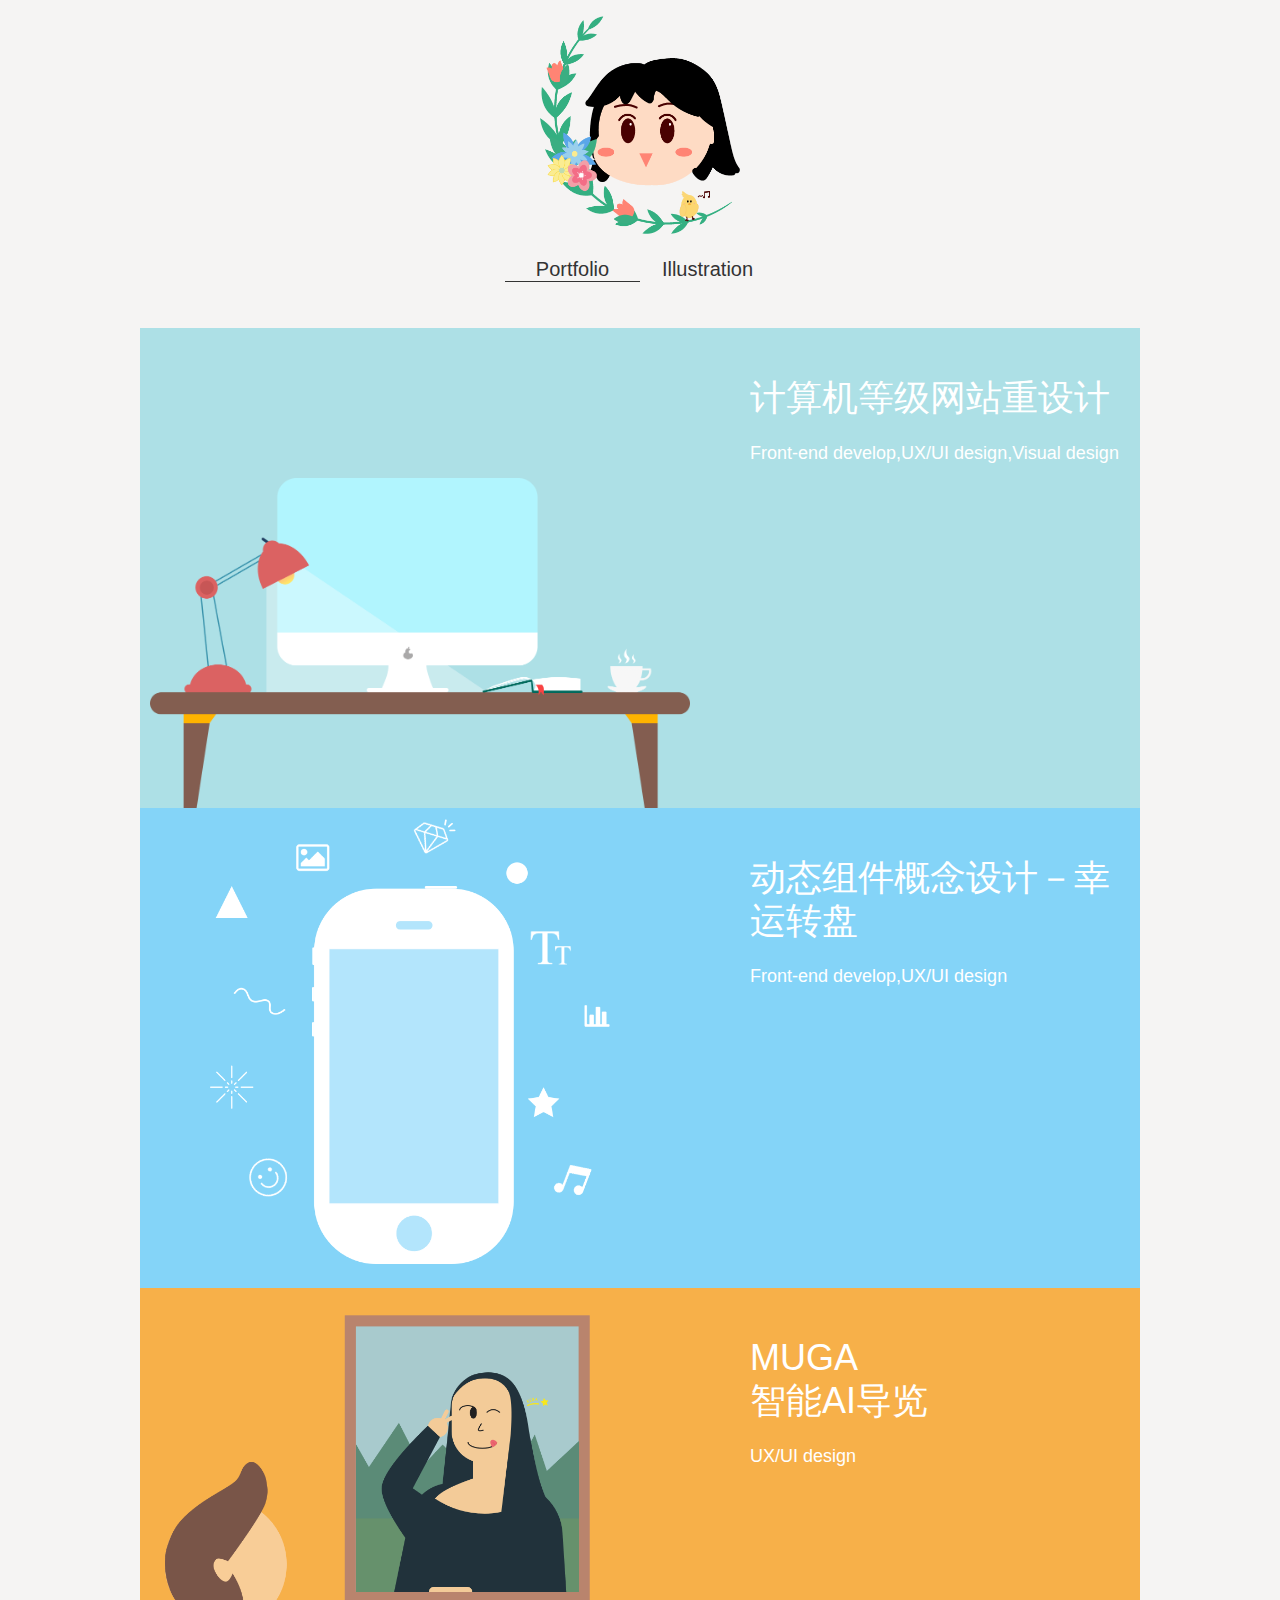
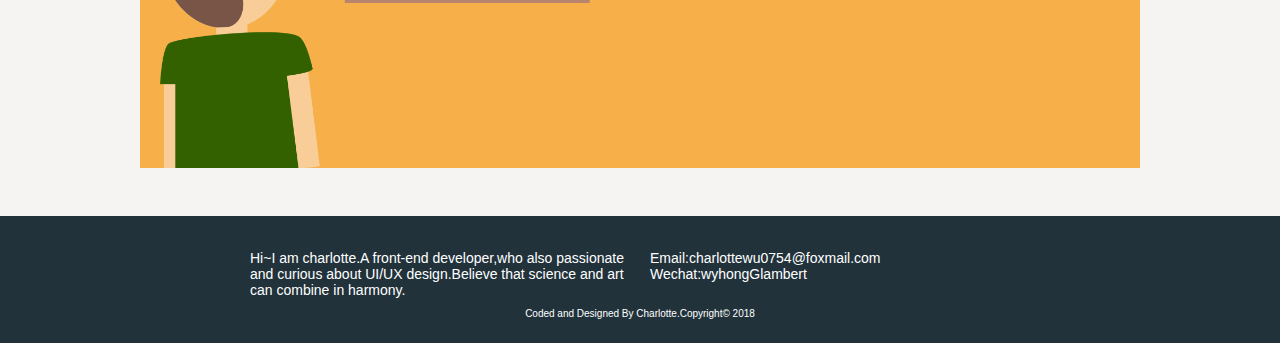
<file: index.html>
<!DOCTYPE html>
<html>
<head>
    <meta http-equiv="content-type" content="text/html; charset=utf-8">
    <meta content="width=device-width, initial-scale=1.0, maximum-scale=1.0, user-scalable=0" name="viewport">
    <title>Charlotte's portfolio</title>

    <link rel="stylesheet" href="css/reset.css">
    <link rel="stylesheet" href="css/style.css">

    <!--font-->
    <!--<link href='https://cdn.webfont.youziku.com/webfonts/nomal/100920/47019/599b8afef629d80a98bc5041.css' rel='stylesheet' type='text/css' />-->
    <!--<script type="text/javascript" src="https://cdn.webfont.youziku.com/wwwroot/js/wf/youziku.api.min.js?"></script>-->
</head>
<body>
    <header class="header">
        <div class="blog-avatar">
            <a href="index.html" class="avatar"></a>
        </div>
        <nav class="navbar">
            <ul>
                <li class="menu-item current-item">
                    <a href="index.html" class="menu-item-link">Portfolio</a>
                </li>
                <li class="menu-item">
                    <a href="http://www.zcool.com.cn/u/14151413" class="menu-item-link">Illustration</a>
                </li>
            </ul>
        </nav>
    </header>

    <div class="container">
        <div class="portfolio">
            <a href="portfolio/clt.html">
                <div class="cover clt">
                    <div class="title">
                        <p>计算机等级网站重设计</p>
                        <p class="subtitle">Front-end develop,UX/UI design,Visual design</p>
                    </div>
                    <div class="c-illustration illustration"></div>
                </div>
            </a>
            <a href="portfolio/winlink.html">
                <div class="cover winlink">
                    <div class="title">
                        <p>动态组件概念设计－幸运转盘</p>
                        <p class="subtitle">Front-end develop,UX/UI design</p>
                    </div>
                    <div class="illustration w-illustration"></div>
                </div>
            </a>
            <a href="portfolio/infitell.html">
                <div class="cover infitell">
                    <div class="title">
                        <p>MUGA</br>智能AI导览</p>
                        <p class="subtitle">UX/UI design</p>
                    </div>
                    <div class="illustration i-illustration"></div>
                </div>
            </a>
        </div>
    </div>

    <footer>
        <div class="about">
            <div class="intro">
                <p>
                    Hi~I am charlotte.A front-end developer,who also passionate and curious about UI/UX design.Believe that science and art can combine in harmony.
                </p>
            </div>
            <div class="contact">
                <p>Email:charlottewu0754@foxmail.com</p>
                <p>Wechat:wyhongGlambert</p>
            </div>
        </div>

        <p class="copyright">Coded and Designed By Charlotte.Copyright© 2018</p>
    </footer>

    <!--chinese font-->
    <!--<script type="text/javascript">-->
        <!--$youziku.load("body", "7062d0fa25934f6a8db2e8ab0271c01d", "Source-Han-Light");-->
        <!--/*$youziku.load("#id1,.class1,h1", "7062d0fa25934f6a8db2e8ab0271c01d", "Source-Han-Light");*/-->
        <!--/*．．．*/-->
        <!--$youziku.draw();-->
    <!--</script>-->
</body>
</html>
</file>
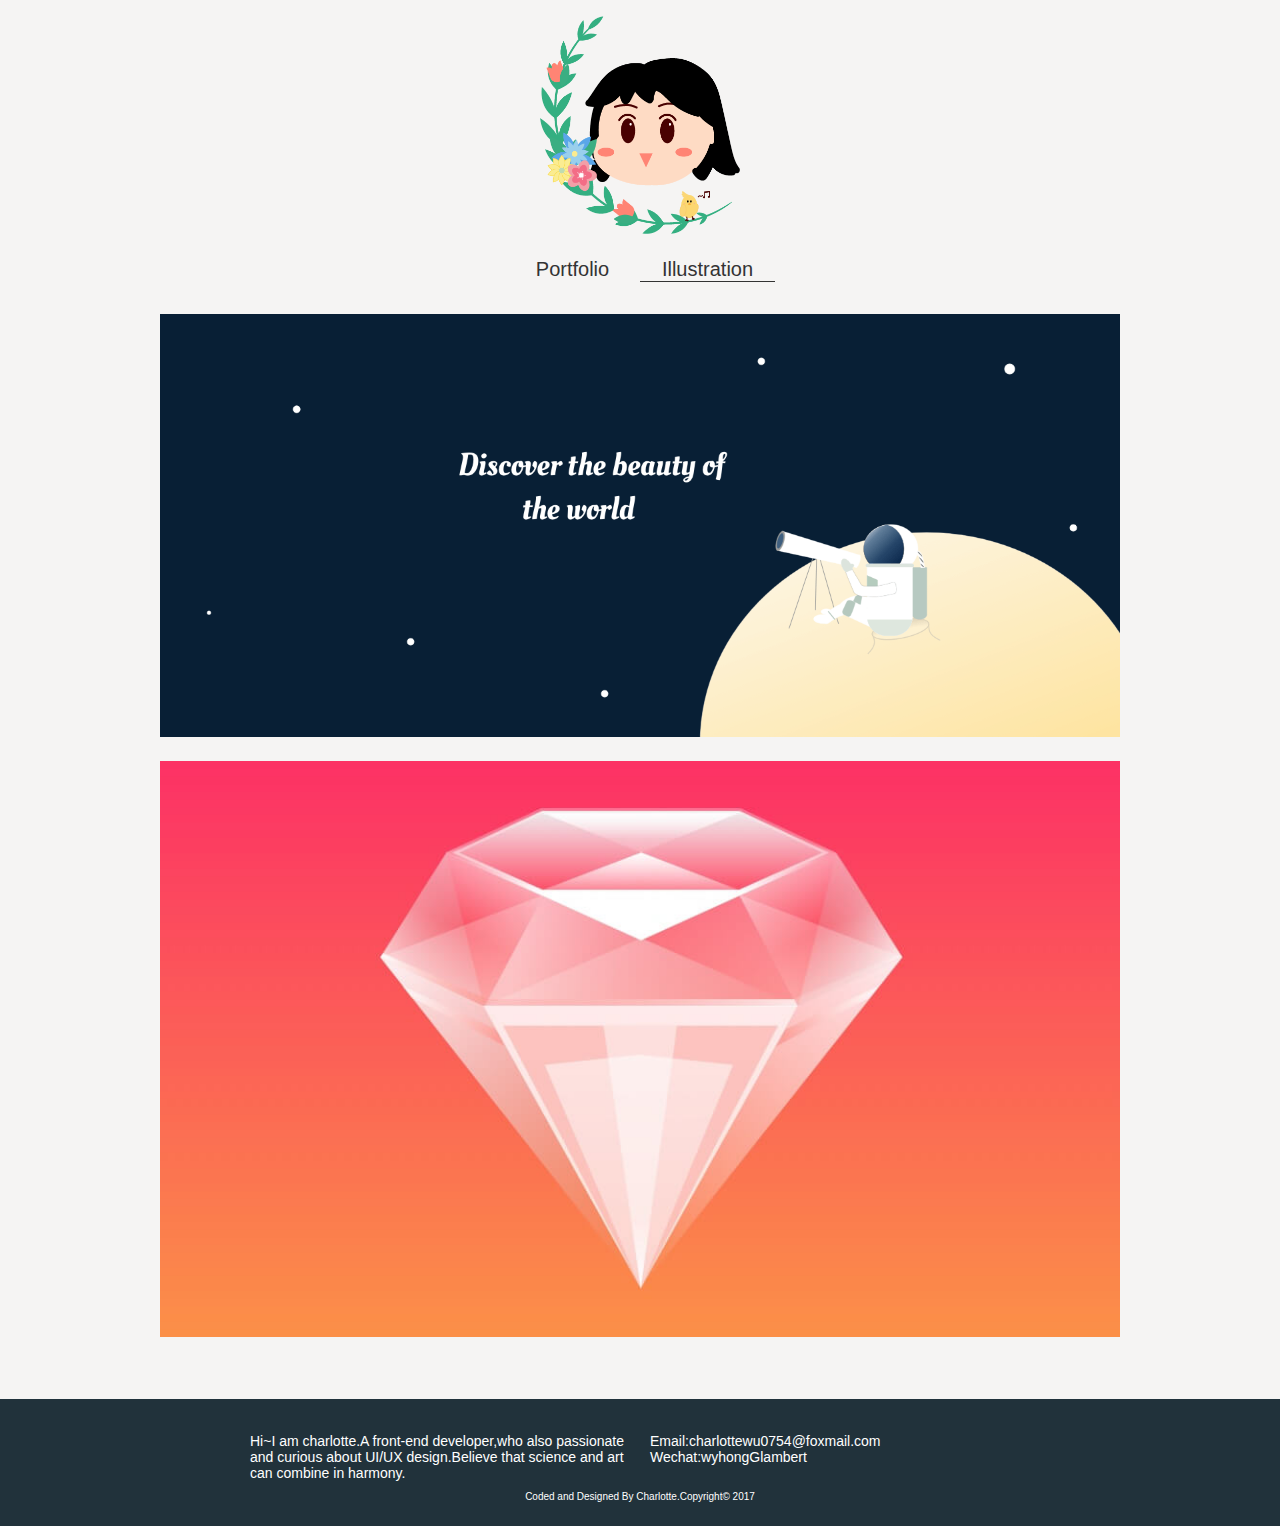
<file: illustrations.html>
<!DOCTYPE html>
<html>
<head>
    <meta http-equiv="content-type" content="text/html; charset=utf-8">
    <meta content="width=device-width, initial-scale=1.0, maximum-scale=1.0, user-scalable=0" name="viewport">
    <title>Charlotte's portfolio</title>

    <link rel="stylesheet" href="css/reset.css">
    <link rel="stylesheet" href="css/style.css">

    <!--font-->
    <link href='https://cdn.webfont.youziku.com/webfonts/nomal/100920/47019/599b8afef629d80a98bc5041.css' rel='stylesheet' type='text/css' />
    <link href='https://cdn.webfont.youziku.com/webfonts/nomal/100920/47548/599d70d6f629d8117c40c450.css' rel='stylesheet' type='text/css' />
</head>
<body>
<header class="header">
    <div class="blog-avatar">
        <a href="index.html" class="avatar"></a>
    </div>
    <nav class="navbar">
        <ul>
            <li class="menu-item">
                <a href="index.html" class="menu-item-link">Portfolio</a>
            </li>
            <li class="menu-item current-item">
                <a href="illustrations.html" class="menu-item-link">Illustration</a>
            </li>
        </ul>
    </nav>
</header>

<div class="container">
    <div class="illustration-list">
        <img src="img/illustration/universe.png">
        <img src="img/illustration/diamond.jpg">
    </div>
</div>

<footer>
    <div class="about">
        <div class="intro">
            <p>
                Hi~I am charlotte.A front-end developer,who also passionate and curious about UI/UX design.Believe that science and art can combine in harmony.
            </p>
        </div>
        <div class="contact">
            <p>Email:charlottewu0754@foxmail.com</p>
            <p>Wechat:wyhongGlambert</p>
        </div>
    </div>

    <p class="copyright">Coded and Designed By Charlotte.Copyright© 2017</p>
</footer>

</body>
</html>
</file>
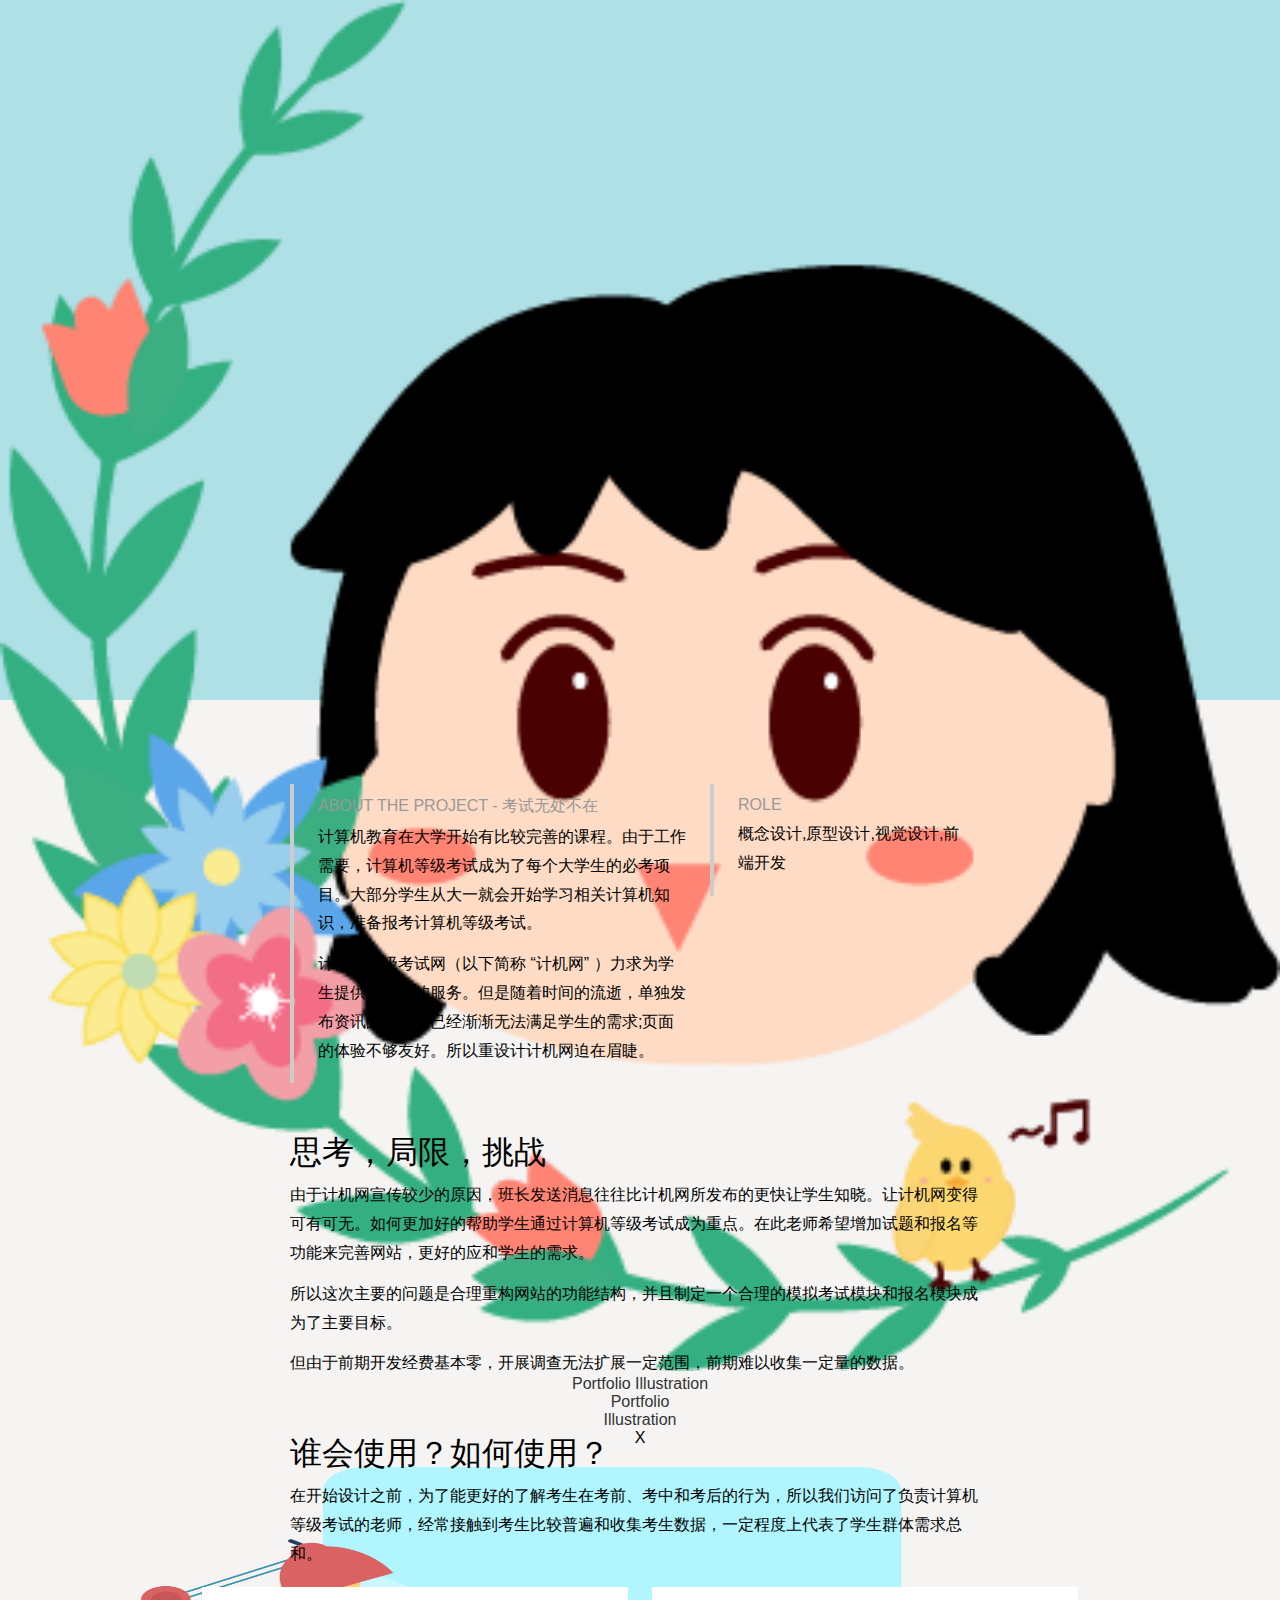
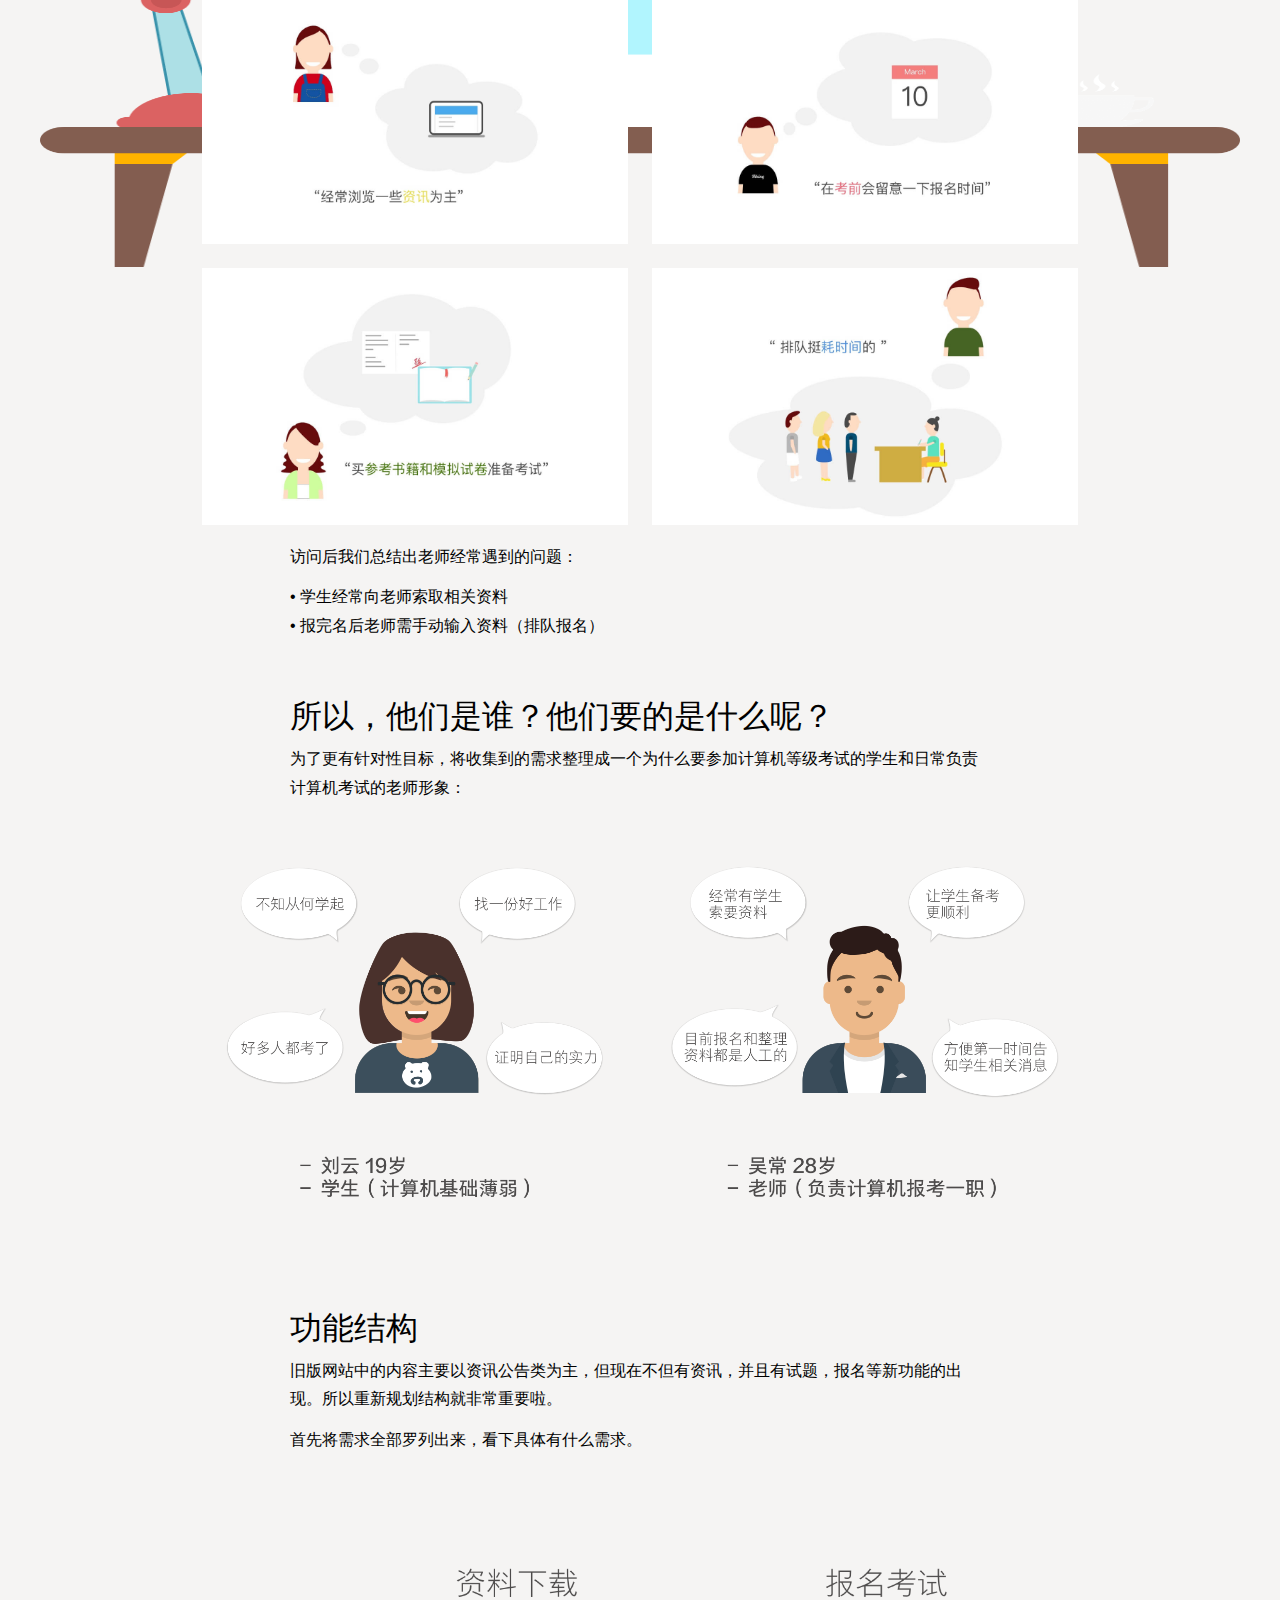
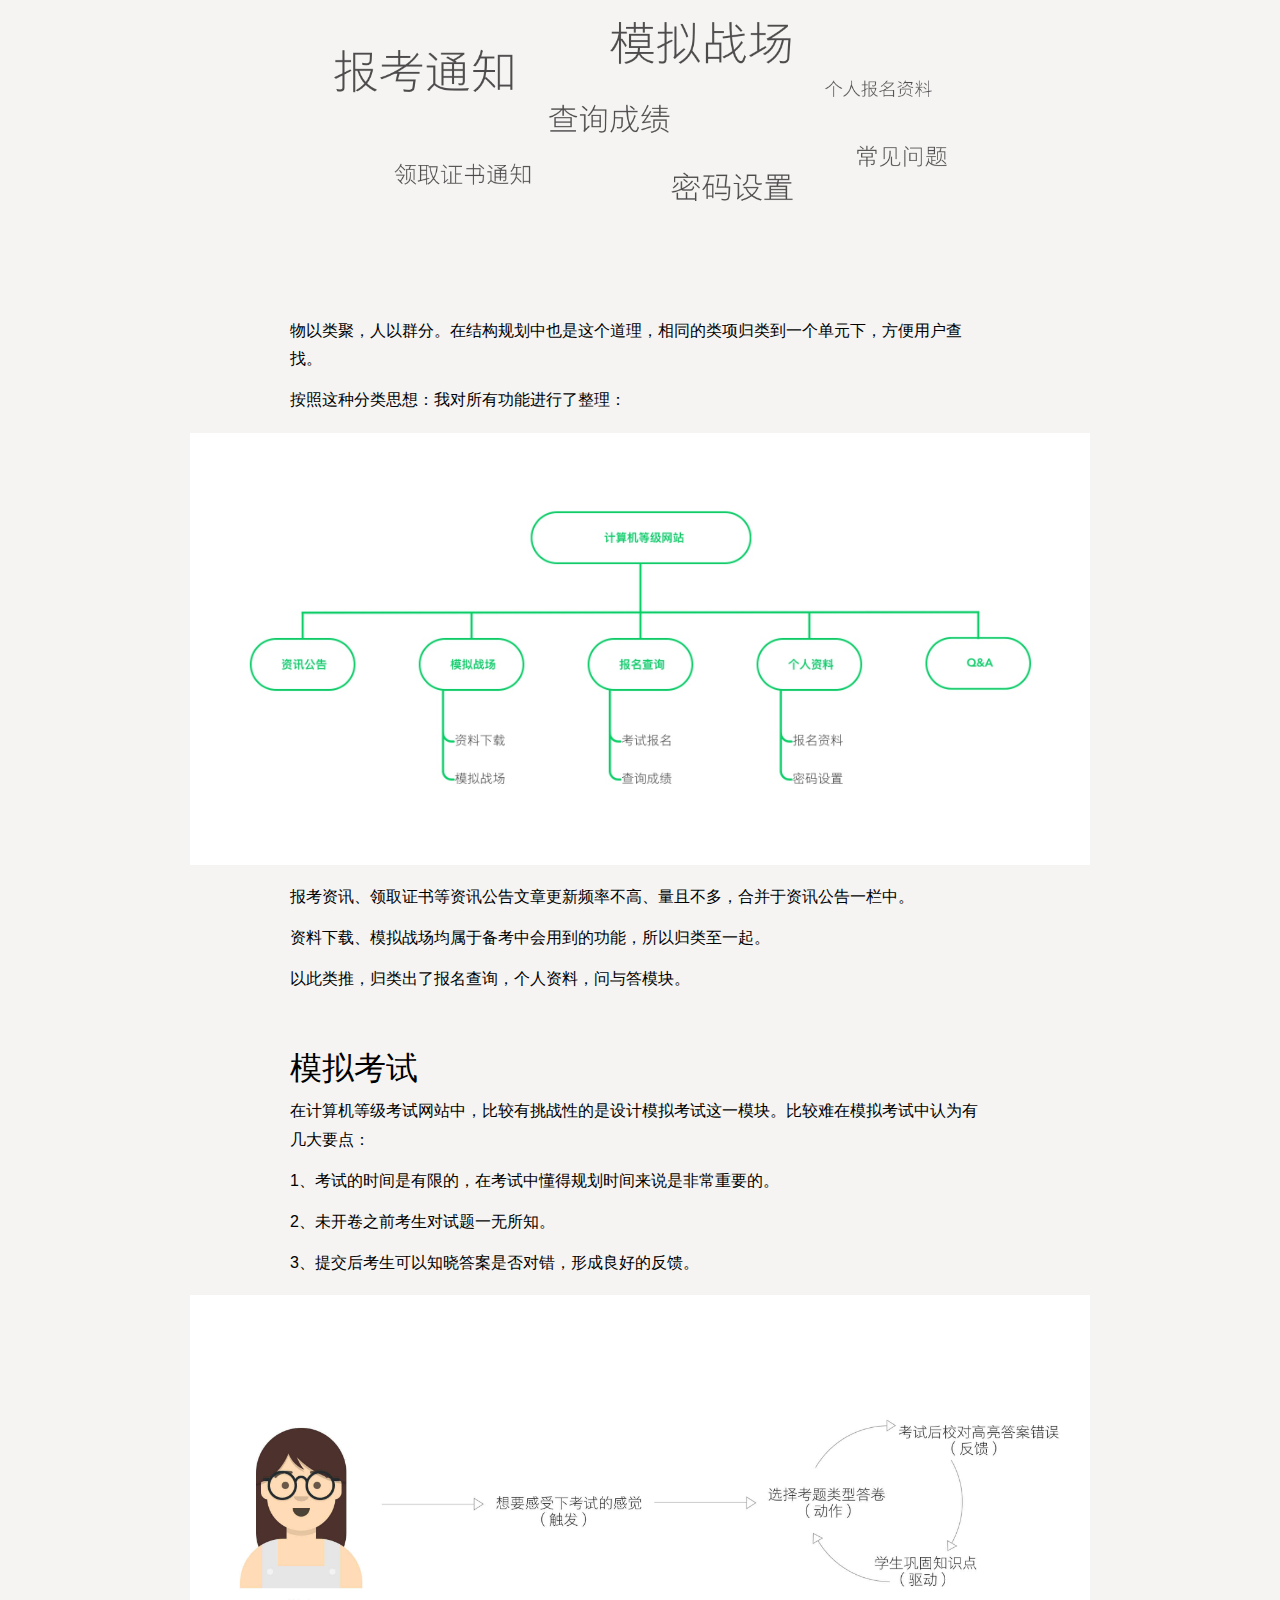
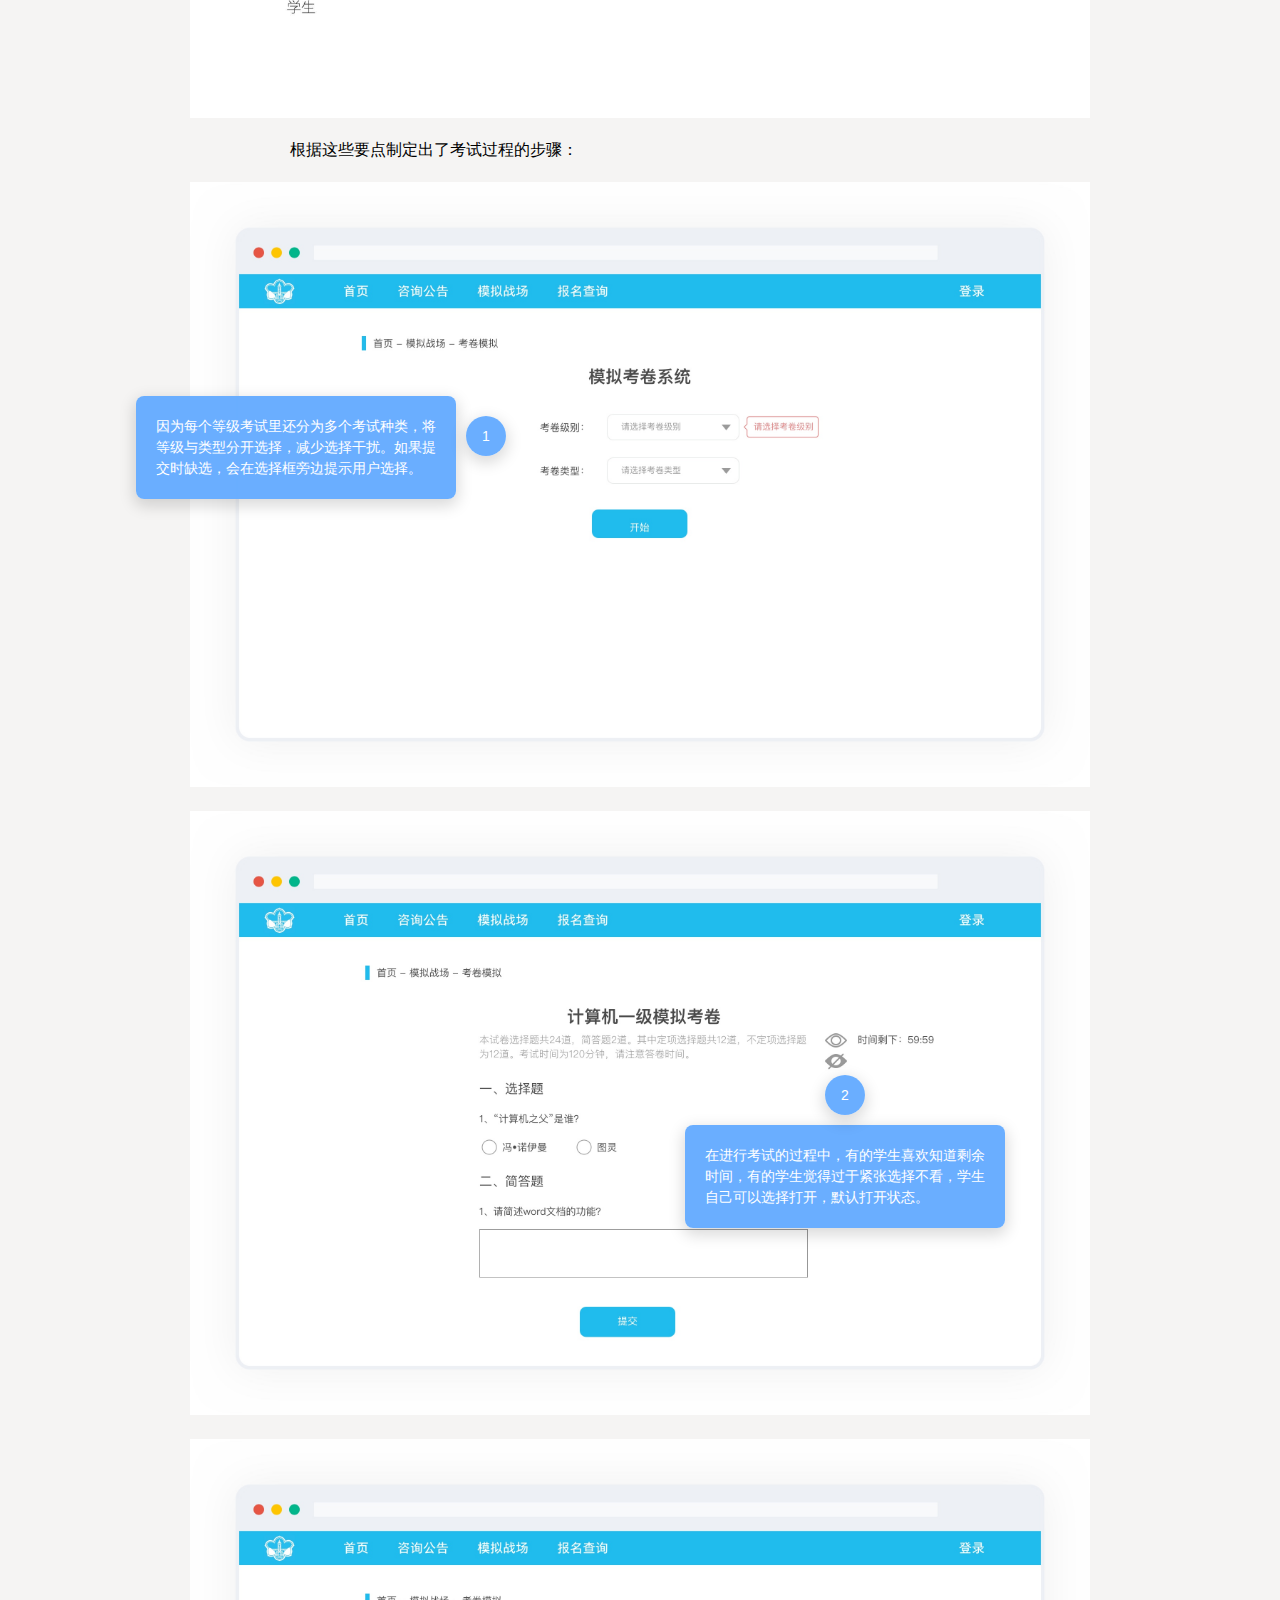
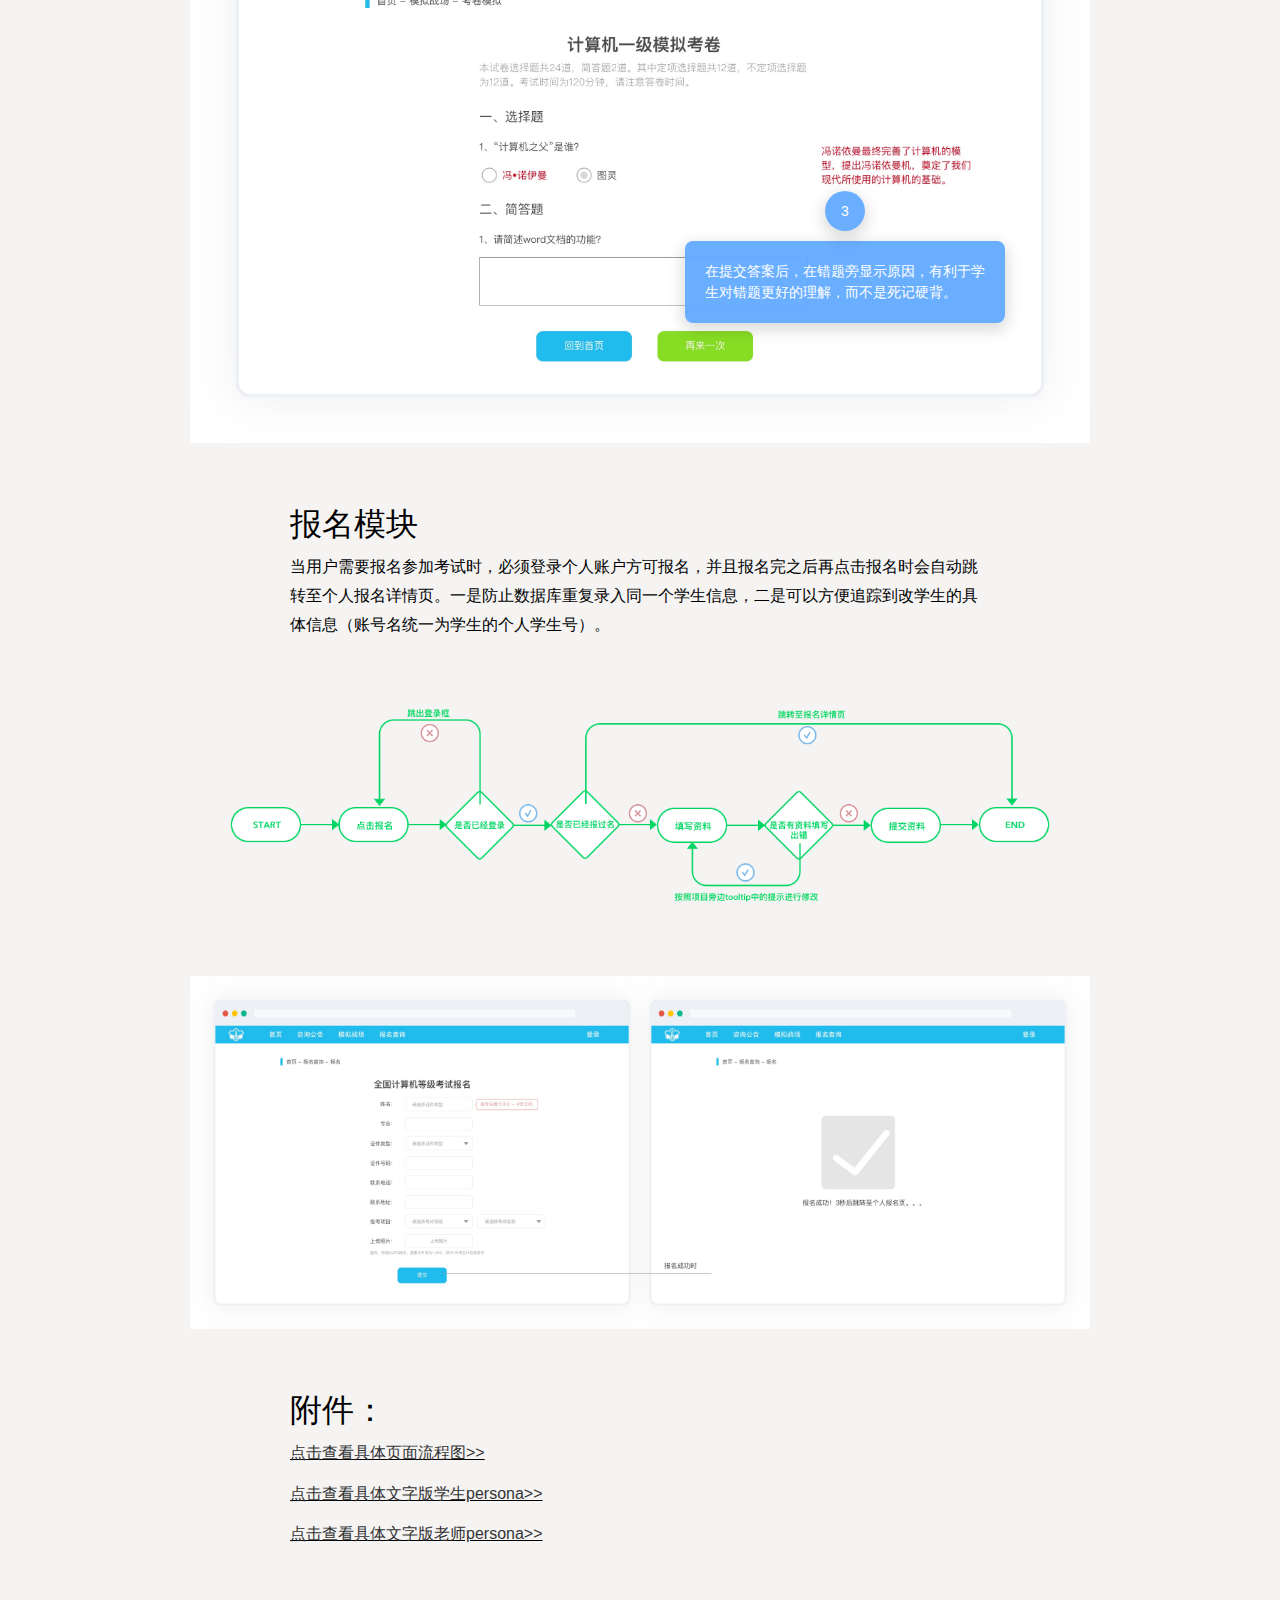
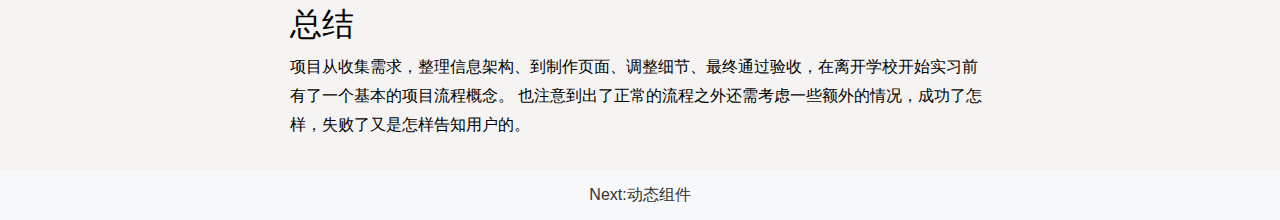
<file: portfolio/clt.html>
<!DOCTYPE html>
<html lang="en">
<head>
    <meta http-equiv="content-type" content="text/html; charset=utf-8">
    <meta content="width=device-width, initial-scale=1.0, maximum-scale=1.0, user-scalable=0" name="viewport">
    <title>计算机等级考试网站</title>
    <link rel="stylesheet" href="../css/reset.css">
    <link rel="stylesheet" href="../css/article.css">
    <!--<script src="../js/loading.js"></script>-->
</head>
<body>


<div class="article">
    <div class="cover c-cover">
        <div class="sub-menu">
            <div class="menu-content">
                <a href="../index.html">
                    <div class="icon">
                        <img src="../img/avatar.png">
                    </div>
                </a>
                <div class="sub-menu-btn"></div>

                <div class="sub-menu-normal">
                    <a href="../index.html">Portfolio</a>
                    <a href="http://www.zcool.com.cn/u/14151413">Illustration</a>
                </div>
            </div>
        </div>

        <!--the screen width less than 850px-->
        <div class="sub-menu-list">
            <a href="../index.html"><p>Portfolio</p></a>
            <a href="http://www.zcool.com.cn/u/14151413"><p>Illustration</p></a>
            <p class="close">X</p>
        </div>

        <div class="illustration">
            <img src="../img/cover/c-illustration.png">
        </div>

        <div class="title">
            <p class="title-head">计算机等级考试网站重设计</p>
        </div>
    </div>

    <div class="main-text">
        <section>
            <div class="section-part">
                <ul class="intro">
                    <li class="case-intro">
                        <p class="intro-head">ABOUT THE PROJECT - 考试无处不在</p>
                        <p class="paragraph">计算机教育在大学开始有比较完善的课程。由于工作需要，计算机等级考试成为了每个大学生的必考项目。大部分学生从大一就会开始学习相关计算机知识，准备报考计算机等级考试。</p>
                        <p class="paragraph">计算机等级考试网（以下简称 “计机网” ）力求为学生提供最需要的服务。但是随着时间的流逝，<span class="highlight">单独发布资讯的计机网已经渐渐无法满足学生的需求;页面的体验不够友好</span>。所以重设计计机网迫在眉睫。</p>
                    </li>

                    <li class="role-intro">
                        <p class="intro-head">ROLE</p>
                        <p class="paragraph">概念设计,原型设计,视觉设计,前端开发</p>
                    </li>

                    <!--<li class="time-intro">-->
                        <!--<p class="intro-head">TIME</p>-->
                        <!--<p class="paragraph">2015.1 ~ 2015.6</p>-->
                    <!--</li>-->

                </ul>
            </div>
        </section>

        <section>
            <div class="section-part">
                <p class="part-head">思考，局限，挑战</p>
                <p class="paragraph">由于计机网宣传较少的原因，班长发送消息往往比计机网所发布的更快让学生知晓。让计机网变得可有可无。如何更加好的帮助学生通过计算机等级考试成为重点。在此老师希望增加试题和报名等功能来完善网站，更好的应和学生的需求。</p>
                <p class="paragraph">所以这次主要的问题是<span class="highlight">合理重构网站的功能结构，并且制定一个合理的模拟考试模块和报名模块</span>成为了主要目标。</p>
                <p class="paragraph">但由于前期开发经费基本零，开展调查无法扩展一定范围，前期难以收集一定量的数据。</p>
            </div>
        </section>

        <section>
            <div class="section-part research">
                <p class="part-head">谁会使用？如何使用？</p>
                <p class="paragraph">在开始设计之前，为了能更好的了解考生在考前、考中和考后的行为，所以我们访问了<span class="highlight">负责计算机等级考试的老师，经常接触到考生比较普遍和收集考生数据</span>，一定程度上代表了学生群体需求总和。</p>
                <div class="pic answer">
                    <img src="../img/clt/lily.jpg">
                    <img src="../img/clt/john.jpg">
                    <img src="../img/clt/chris.jpg">
                    <img src="../img/clt/leo.jpg">
                </div>
                <p class="paragraph">访问后我们总结出老师经常遇到的问题：</p>
                <p class="paragraph">• 学生经常向老师索取相关资料</br>• 报完名后老师需手动输入资料（排队报名）</p>
            </div>
        </section>

        <section class="require">
            <div class="section-part">
                <p class="part-head">所以，他们是谁？他们要的是什么呢？</p>
                <p class="paragraph">为了更有针对性目标，将收集到的需求整理成一个为什么要参加计算机等级考试的学生和日常负责计算机考试的老师形象：</p>
                <div class="pic persona">
                    <img src="../img/clt/student-need.png">
                    <img src="../img/clt/teacher-need.png">
                </div>
            </div>
        </section>

        <section>
            <div class="section-part">
                <p class="part-head">功能结构</p>
                <p class="paragraph">旧版网站中的内容主要以资讯公告类为主，但现在不但有资讯，并且有试题，报名等新功能的出现。所以重新规划结构就非常重要啦。</p>
                <p class="paragraph">首先将需求全部罗列出来，看下具体有什么需求。</p>
                <div class="pic">
                    <img src="../img/clt/needs.png">
                </div>
                <p class="paragraph">物以类聚，人以群分。在结构规划中也是这个道理，相同的类项归类到一个单元下，方便用户查找。</p>
                <p class="paragraph">按照这种分类思想：我对所有功能进行了整理：</p>
                <div class="pic">
                    <img src="../img/clt/ia.jpg">
                </div>
                <p class="paragraph">报考资讯、领取证书等<span class="highlight">资讯公告文章更新频率不高、量且不多</span>，合并于资讯公告一栏中。</p>
                <p class="paragraph">资料下载、模拟战场均属于备考中会用到的功能，所以归类至一起。</p>
                <p class="paragraph">以此类推，归类出了报名查询，个人资料，问与答模块。</p>
            </div>
        </section>

        <section class="simulation">
            <div class="section-part">
                <p class="part-head">模拟考试</p>
                <p class="paragraph">在计算机等级考试网站中，比较有挑战性的是设计模拟考试这一模块。比较难在模拟考试中认为有几大要点：</p>
                <p class="paragraph">1、考试的时间是有限的，在考试中懂得规划时间来说是非常重要的。</p>
                <p class="paragraph">2、未开卷之前考生对试题一无所知。</p>
                <p class="paragraph">3、提交后考生可以知晓答案是否对错，形成良好的反馈。</p>
                <div class="pic">
                    <img src="../img/clt/circle-loop.jpg">
                </div>
                <p class="paragraph">根据这些要点制定出了考试过程的步骤：</p>
                <div class="pic">
                    <img src="../img/clt/test1.jpg">

                    <div class="illustrate illustrate-left illus1">
                        因为每个等级考试里还分为多个考试种类，将等级与类型分开选择，减少选择干扰。如果提交时缺选，会在选择框旁边提示用户选择。
                    </div>
                </div>
                <div class="pic">
                    <img src="../img/clt/test2.jpg">

                    <div class="illustrate illustrate-top illus2">
                        在进行考试的过程中，有的学生喜欢知道剩余时间，有的学生觉得过于紧张选择不看，学生自己可以选择打开，默认打开状态。
                    </div>
                </div>
                <div class="pic">
                    <img src="../img/clt/test3.jpg">

                    <div class="illustrate illustrate-top illus3">
                        在提交答案后，在错题旁显示原因，有利于学生对错题更好的理解，而不是死记硬背。
                    </div>

                </div>
            </div>
        </section>

        <section>
            <div class="section-part">
                <p class="part-head">报名模块</p>
                <p class="paragraph">当用户需要报名参加考试时，必须登录个人账户方可报名，并且报名完之后再点击报名时会自动跳转至个人报名详情页。一是防止数据库重复录入同一个学生信息，二是可以方便追踪到改学生的具体信息（账号名统一为学生的个人学生号）。</p>
                <div class="pic">
                    <img src="../img/clt/signup-flow.png">
                    <img src="../img/clt/test4.jpg">
                </div>
            </div>
        </section>

         <section>
             <div class="section-part">
                 <p class="part-head">附件：</p>
                 <p class="paragraph new-link">
                     <a href="../img/clt/clt-flow-chart.pdf" target="_blank">点击查看具体页面流程图>></a>
                 </p>
                 <p class="paragraph new-link">
                     <a href="../img/clt/student-persona.jpg" target="_blank">点击查看具体文字版学生persona>></a>
                 </p>
                 <p class="paragraph new-link">
                     <a href="../img/clt/teacher-persona.jpg" target="_blank">点击查看具体文字版老师persona>></a>
                 </p>
             </div>
         </section>

        <section>
            <div class="section-part">
                <p class="part-head">总结</p>
                <p class="paragraph">
                    项目从收集需求，整理信息架构、到制作页面、调整细节、最终通过验收，在离开学校开始实习前<span class="highlight">有了一个基本的项目流程概念</span>。
                    也注意到出了正常的流程之外还需<span class="highlight">考虑一些额外的情况</span>，成功了怎样，失败了又是怎样告知用户的。

                </p>
            </div>
        </section>

    </div>

</div>

<footer>
    <div class="footer-box">
        <!--<a href="infitell.html" class="footer-btn footer-pre">Pre:智慧导览</a>-->
        <a href="winlink.html" class="footer-btn footer-next">Next:动态组件</a>
    </div>
</footer>
<script src="../js/script.js"></script>
</body>

</html>
</file>
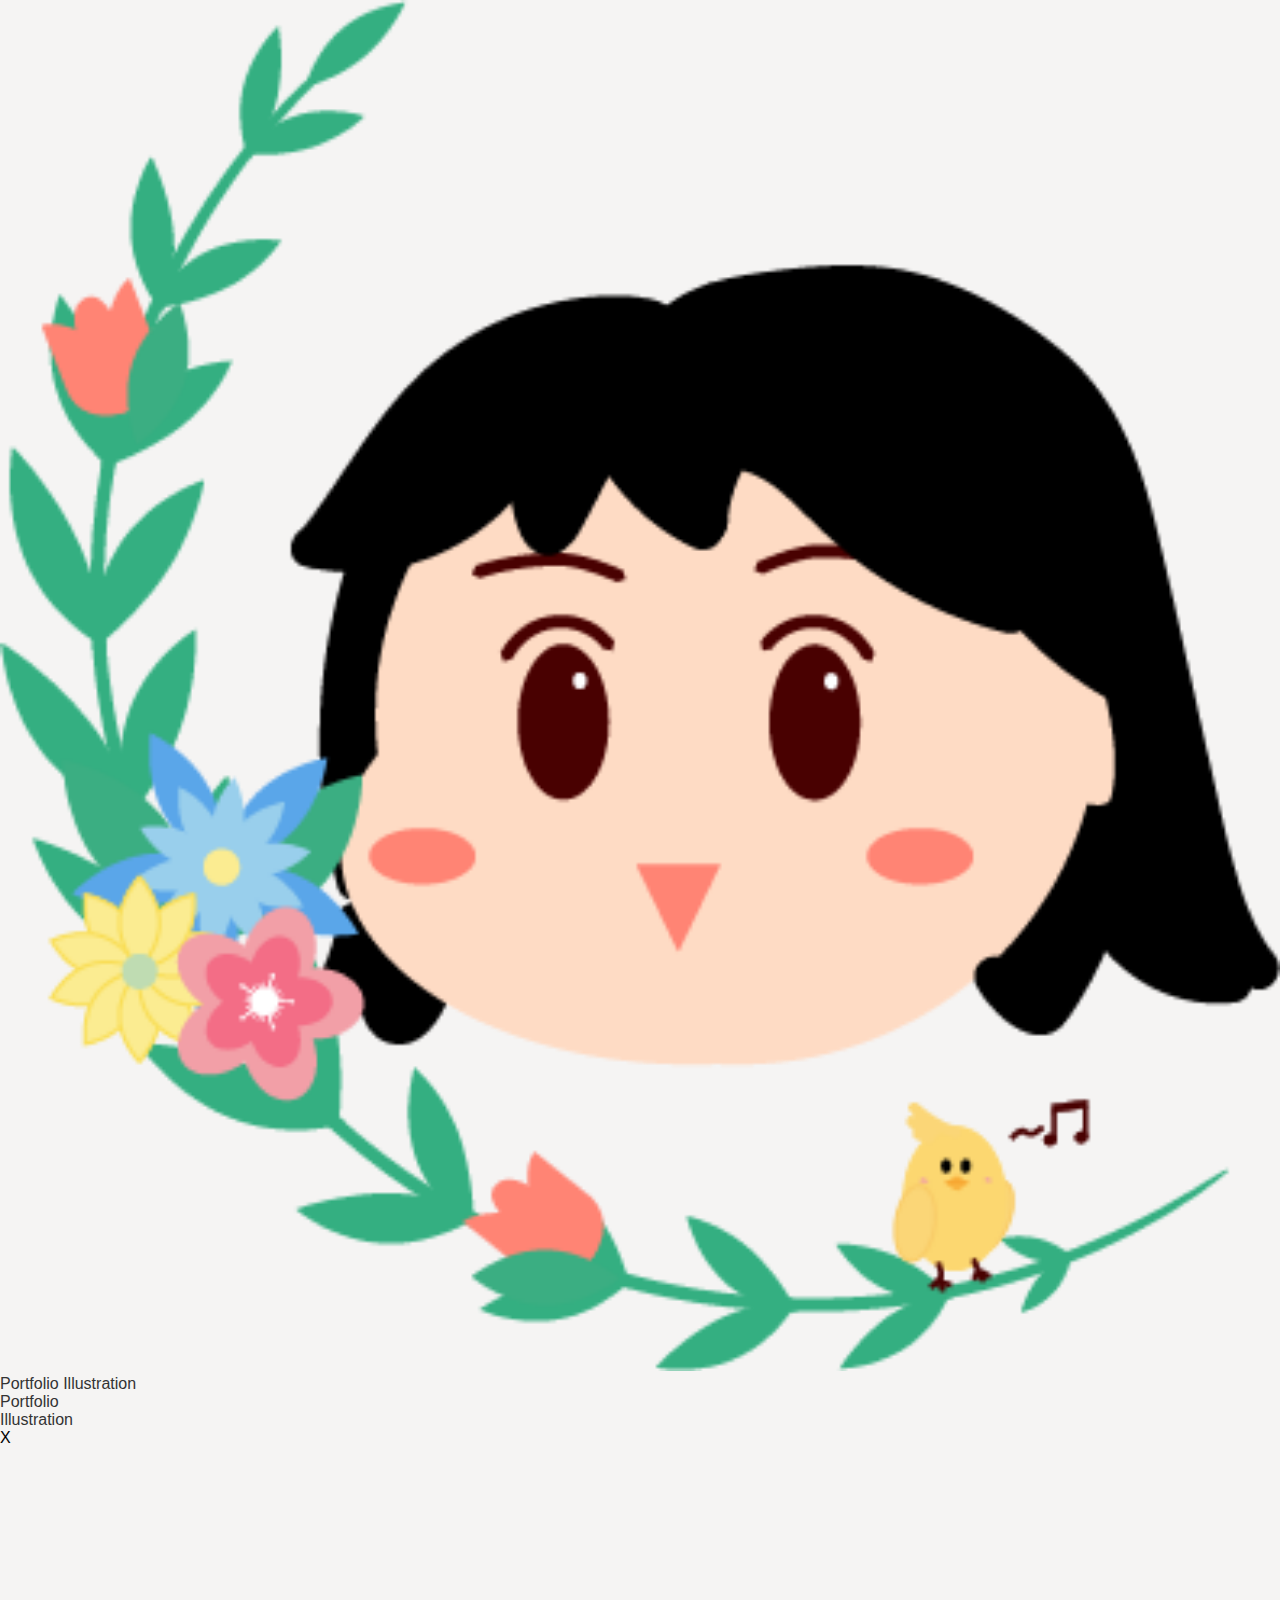
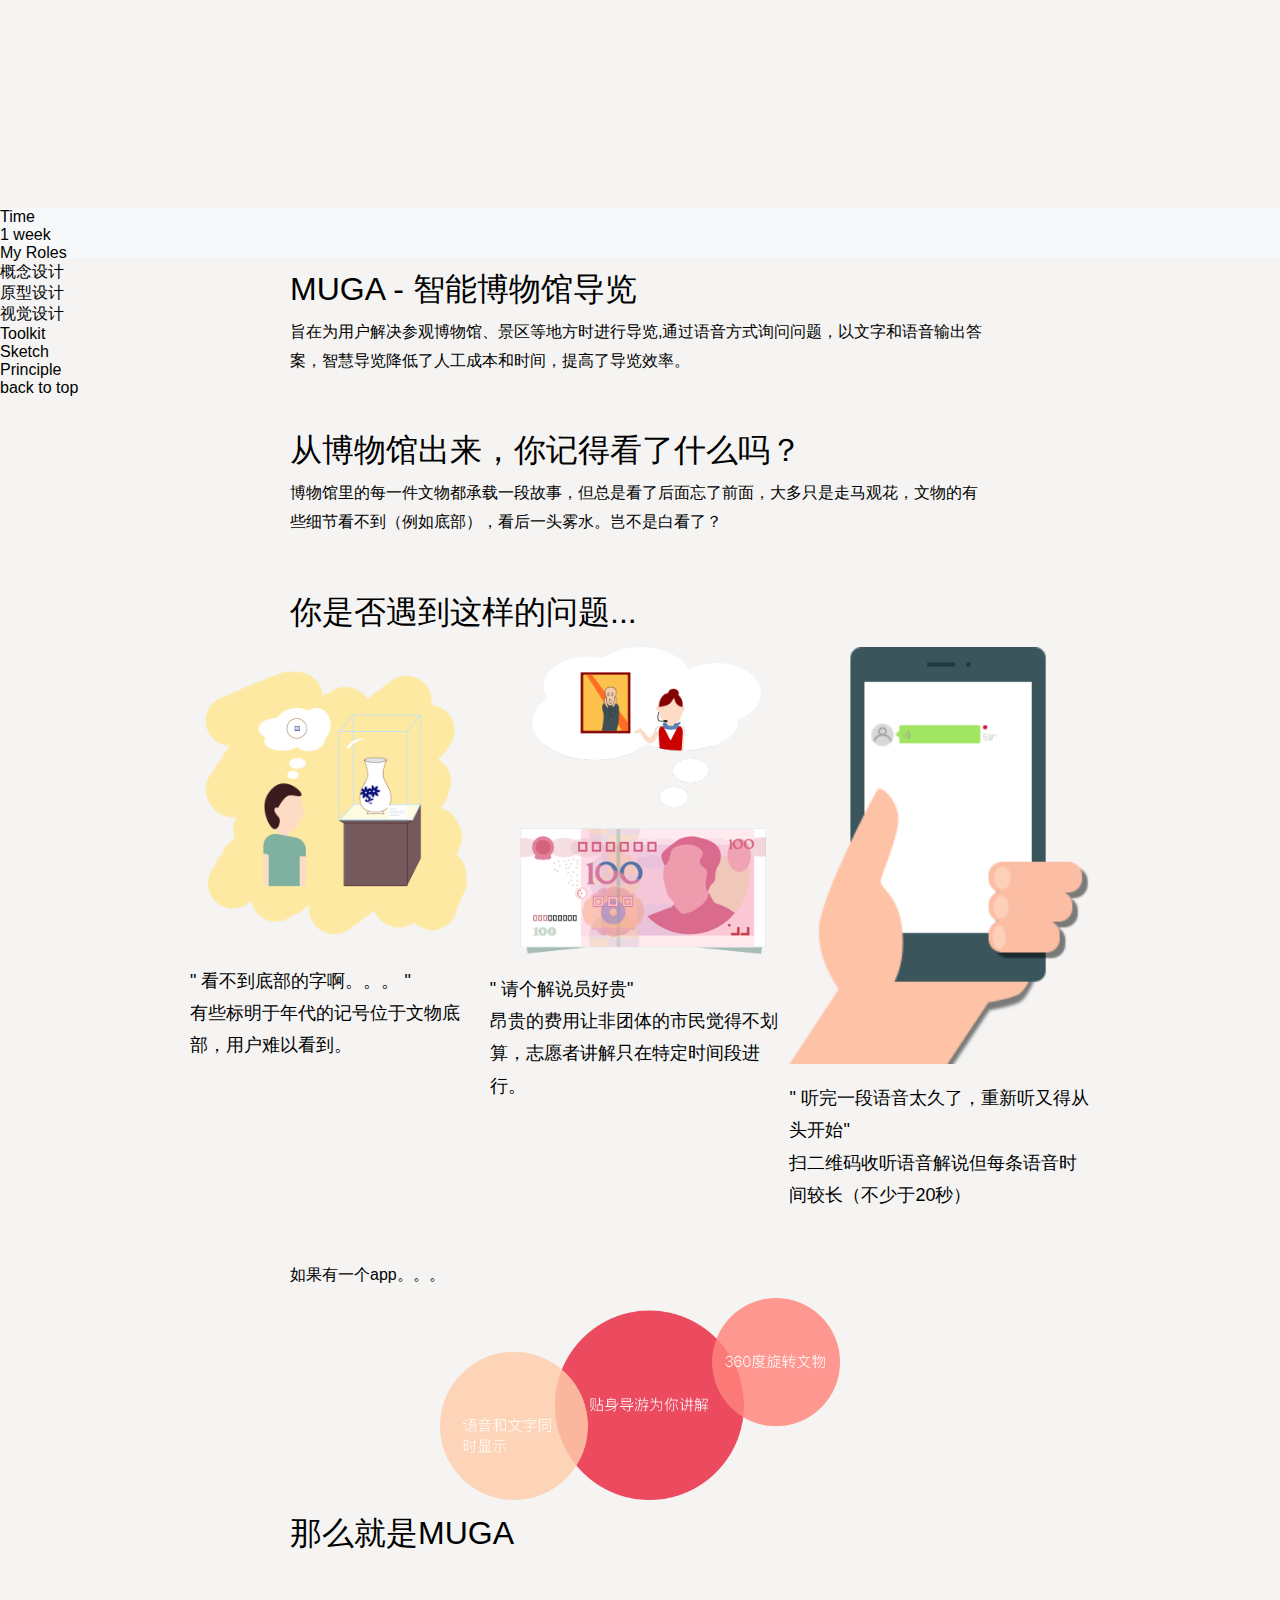
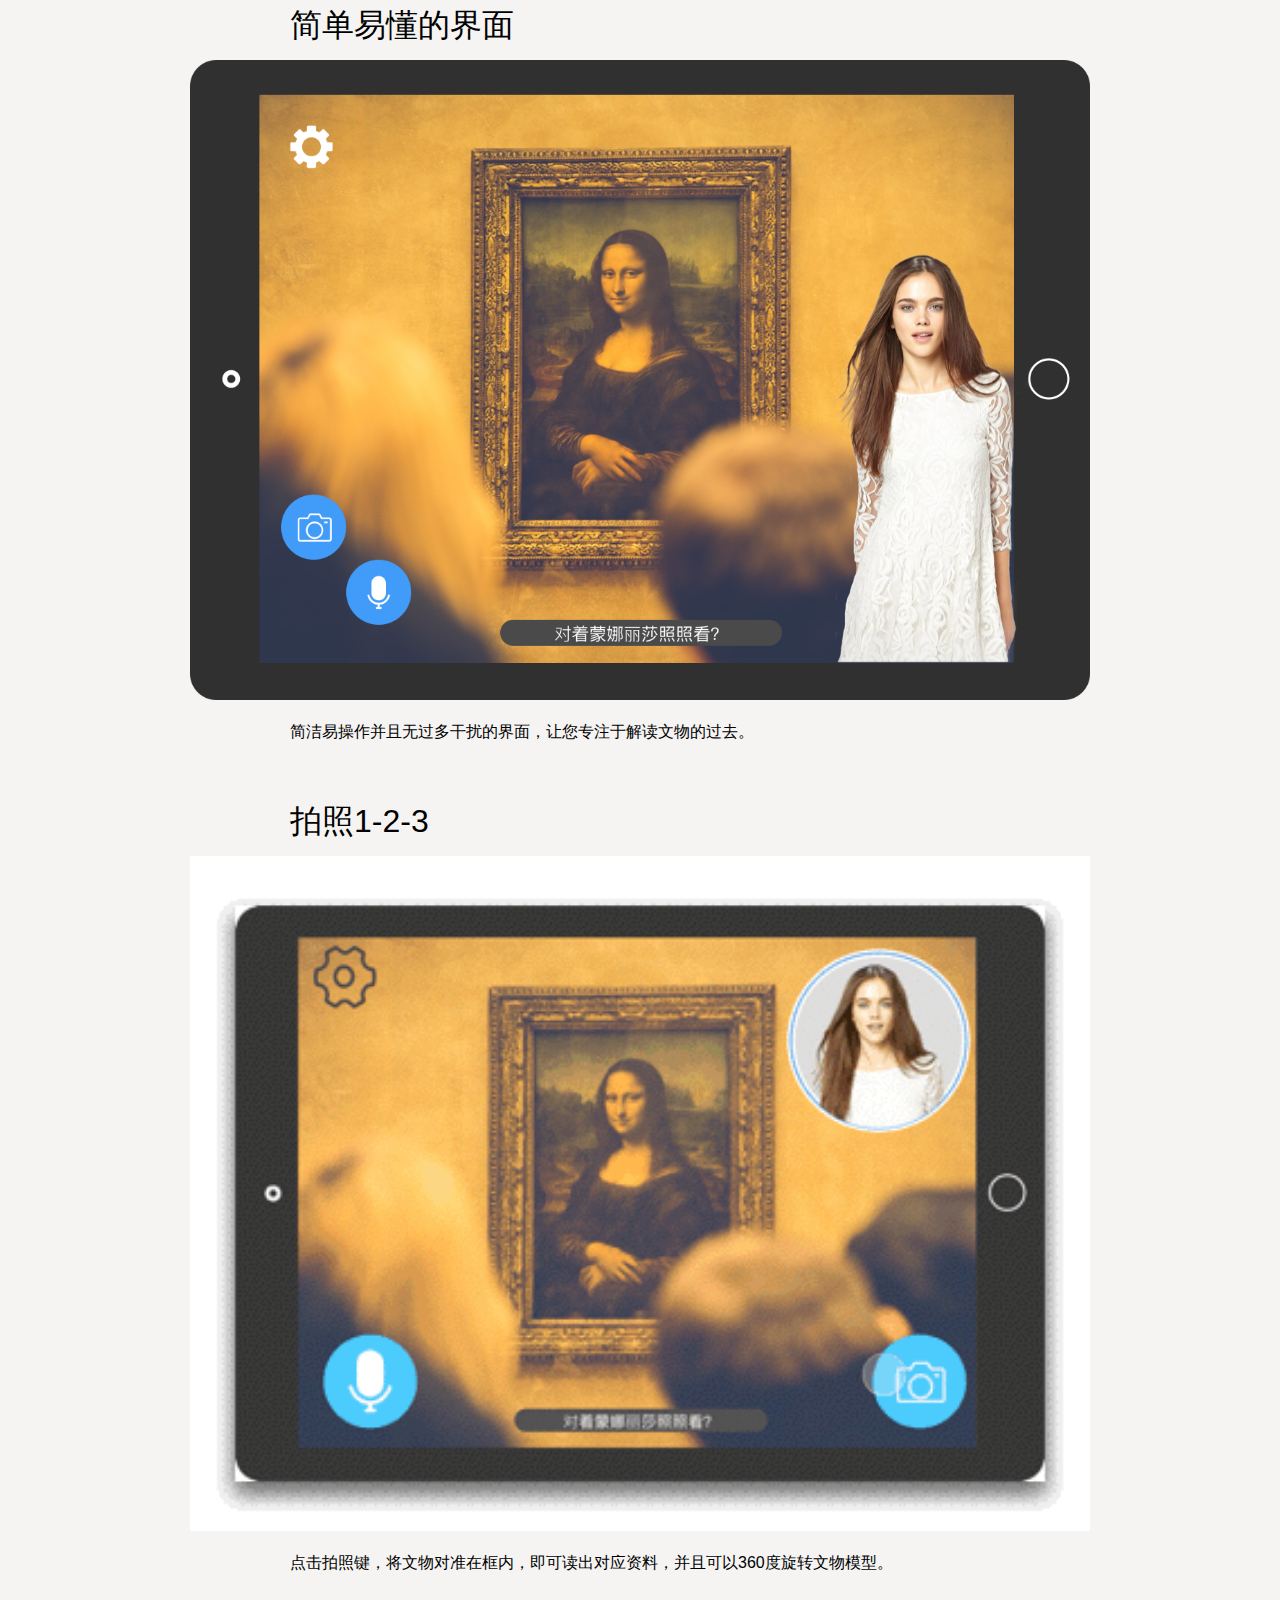
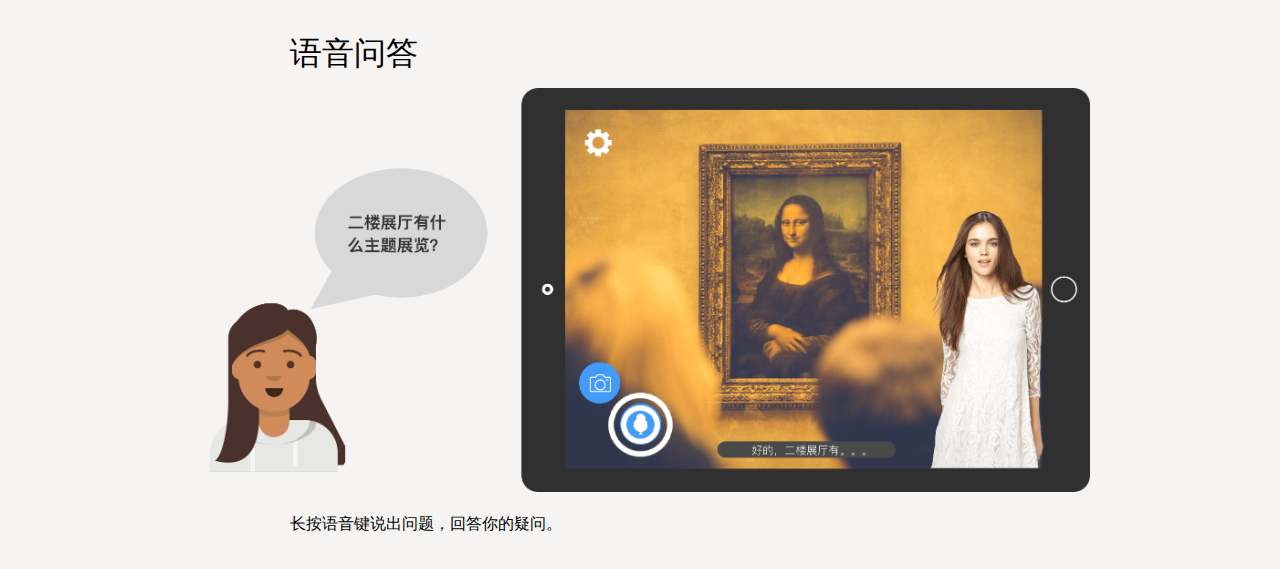
<file: portfolio/infitell.html>
<!DOCTYPE html>
<html lang="en">
<head>
    <meta http-equiv="content-type" content="text/html; charset=utf-8">
    <meta content="width=device-width, initial-scale=1.0, maximum-scale=1.0, user-scalable=0" name="viewport">
    <title>MUGA - 智能博物馆导览</title>
    <link rel="stylesheet" href="../css/reset.css">
    <link rel="stylesheet" href="../css/article.css">
    <script src="../js/loading.js"></script>
</head>
<body>

<div class="sub-menu">
    <div class="menu-content">
        <a href="../index.html">
            <div class="icon">
                <img src="../img/avatar.png">
            </div>
        </a>
        <div class="sub-menu-btn"></div>

        <div class="sub-menu-normal">
            <a href="../index.html">Portfolio</a>
            <a href="http://www.zcool.com.cn/u/14151413">Illustration</a>
        </div>
    </div>
</div>

<!--the screen width less than 850px-->
<div class="sub-menu-list">
    <a href="../index.html"><p>Portfolio</p></a>
    <a href="http://www.zcool.com.cn/u/14151413"><p>Illustration</p></a>
    <p class="close">X</p>
</div>

<div class="article">
    <div class="intro muga-intro">

    </div>
    <div class="main-text">
        <section >
            <div class="section-part">
                <p class="part-head">MUGA - 智能博物馆导览</p>
                <p class="paragraph">旨在为用户解决参观博物馆、景区等地方时进行导览,通过语音方式询问问题，以文字和语音输出答案，智慧导览降低了人工成本和时间，提高了导览效率。</p>
            </div>
        </section>

        <section>
            <div class="section-part begin">
                <p class="part-head">从博物馆出来，你记得看了什么吗？</p>
                <p class="paragraph">博物馆里的每一件文物都承载一段故事，但总是看了后面忘了前面，大多只是走马观花，文物的有些细节看不到（例如底部），看后一头雾水。岂不是白看了？</p>
            </div>
        </section>

        <section class="infitell-problem-list">
            <div class="section-part">
                <p class="part-head">你是否遇到这样的问题...</p>
                <div class="infitell-problem">
                    <div class="pic problem-list">
                        <img src="../img/infitell/read.png">
                        <p class="paragraph status">" 看不到底部的字啊。。。 " </br>有些标明于年代的记号位于文物底部，用户难以看到。</p>
                    </div>

                    <div class="pic problem-list money">
                        <img src="../img/infitell/money.png">
                        <p class="paragraph status">" 请个解说员好贵" </br>昂贵的费用让非团体的市民觉得不划算，志愿者讲解只在特定时间段进行。</p>
                    </div>

                    <div class="pic problem-list">
                        <img src="../img/infitell/voice.png">
                        <p class="paragraph status">" 听完一段语音太久了，重新听又得从头开始"</br> 扫二维码收听语音解说但每条语音时间较长（不少于20秒）</p>
                    </div>
                </div>
            </div>
        </section>

        <section class="if-app">
            <div class="section-part">
                <p class="part-subhead">如果有一个app。。。</p>
                <div class="pic if">
                    <img src="../img/infitell/if.png">
                </div>
                <p class="part-head">那么就是MUGA</p>
            </div>
        </section>

        <section class="guide">
            <div class="section-part">
                <p class="part-head">简单易懂的界面</p>
                <div class="pic infitell-explain">
                    <img src="../img/infitell/index.png">
                </div>
                <p class="paragraph">简洁易操作并且无过多干扰的界面，让您专注于解读文物的过去。</p>
            </div>
        </section>

        <section class="shoot">
            <div class="section-part">
                <p class="part-head">拍照1-2-3</p>
                <div class="pic infitell-explain">
                    <img src="../img/infitell/shoot.gif">
                </div>
                <p class="paragraph">点击拍照键，将文物对准在框内，即可读出对应资料，并且可以360度旋转文物模型。</p>
            </div>
        </section>

        <section class="tone">
            <div class="section-part">
                <p class="part-head">语音问答</p>
                <div class="pic infitell-explain">
                    <img src="../img/infitell/tone.png">
                </div>
                <p class="paragraph">长按语音键说出问题，回答你的疑问。</p>
            </div>
        </section>
    </div>

</div>

<footer>
    <div class="conclusion">
        <div class="time">
            <p class="foot-title">Time</p>
            <p class="foot-content">1 week</p>
        </div>

        <div class="role">
            <p class="foot-title">My Roles</p>
            <p class="foot-content">概念设计</br>原型设计</br>视觉设计</p>
        </div>

        <div class="toolkit">
            <p class="foot-title">Toolkit</p>
            <p class="foot-content">Sketch</br>Principle</p>
        </div>
    </div>

    <div id="to_top">
        back to top
    </div>
</footer>

<script src="../js/script.js"></script>
</body>
</html>
</file>
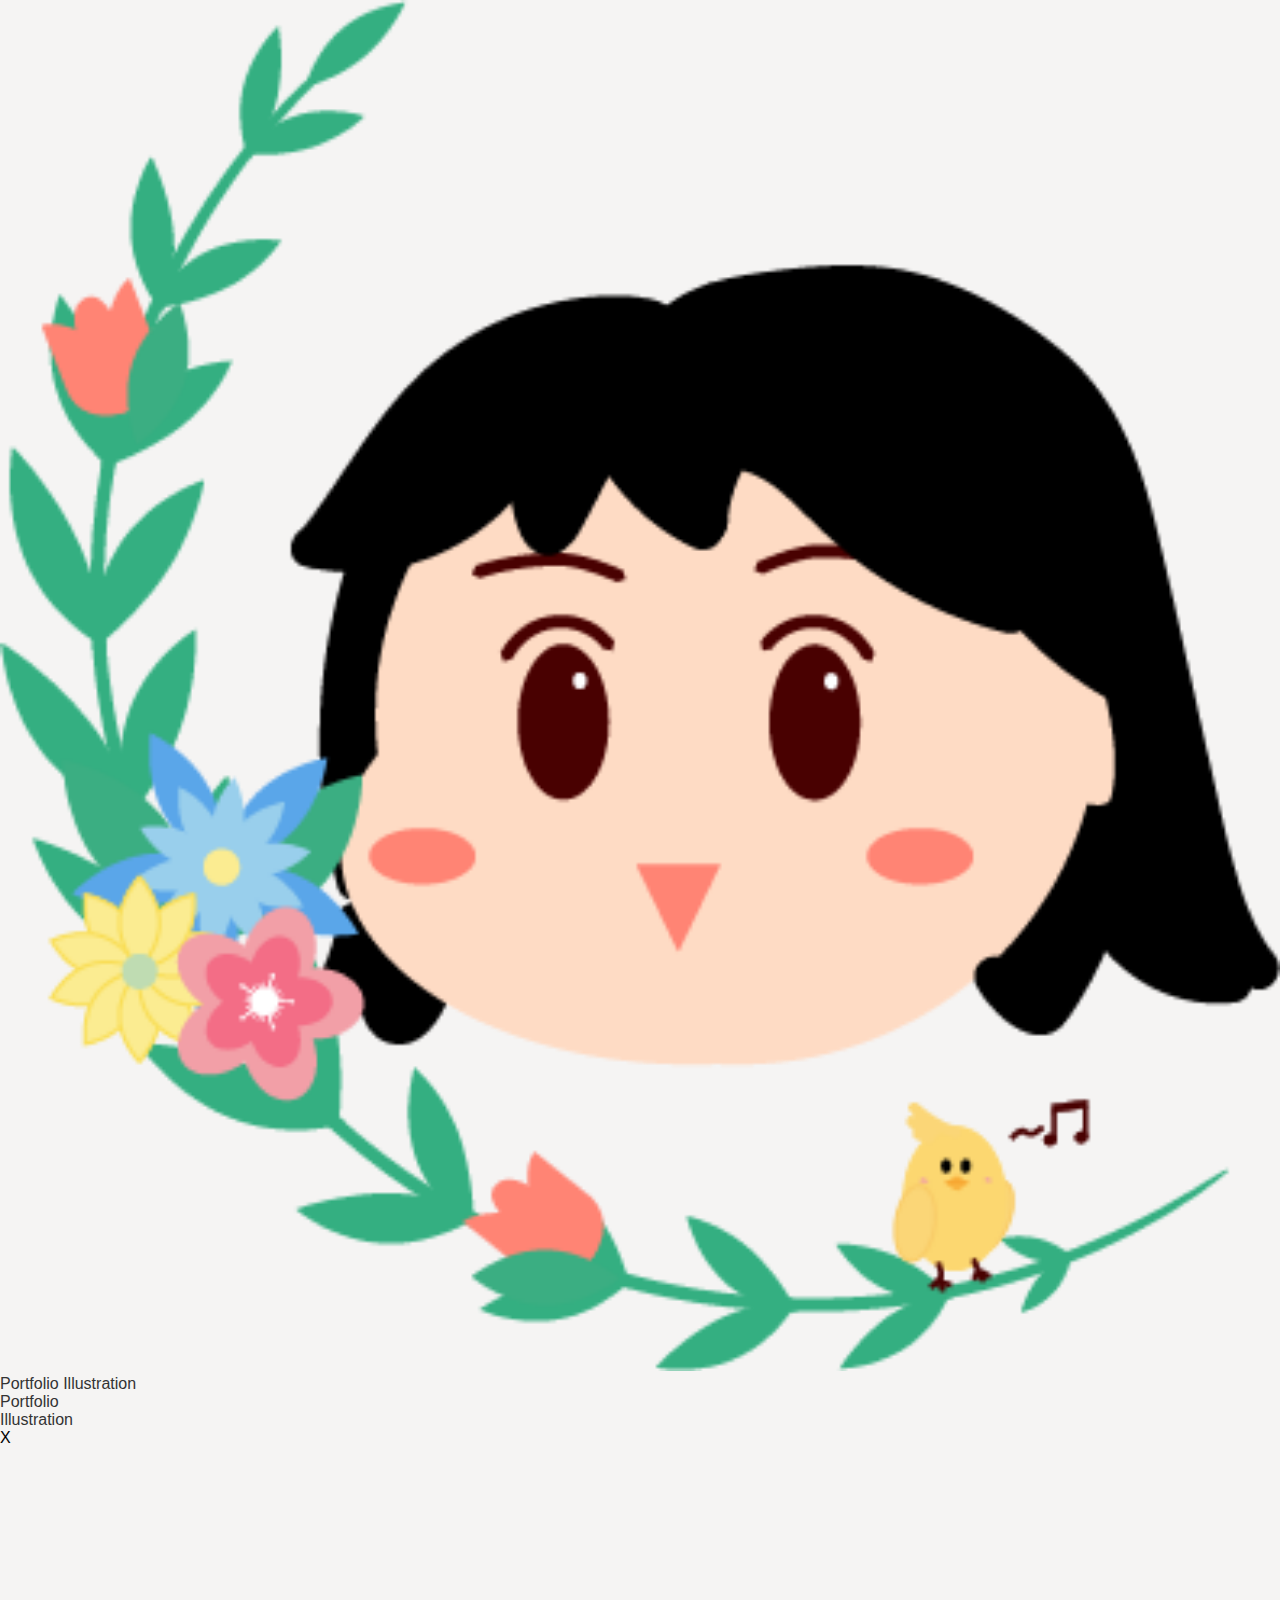
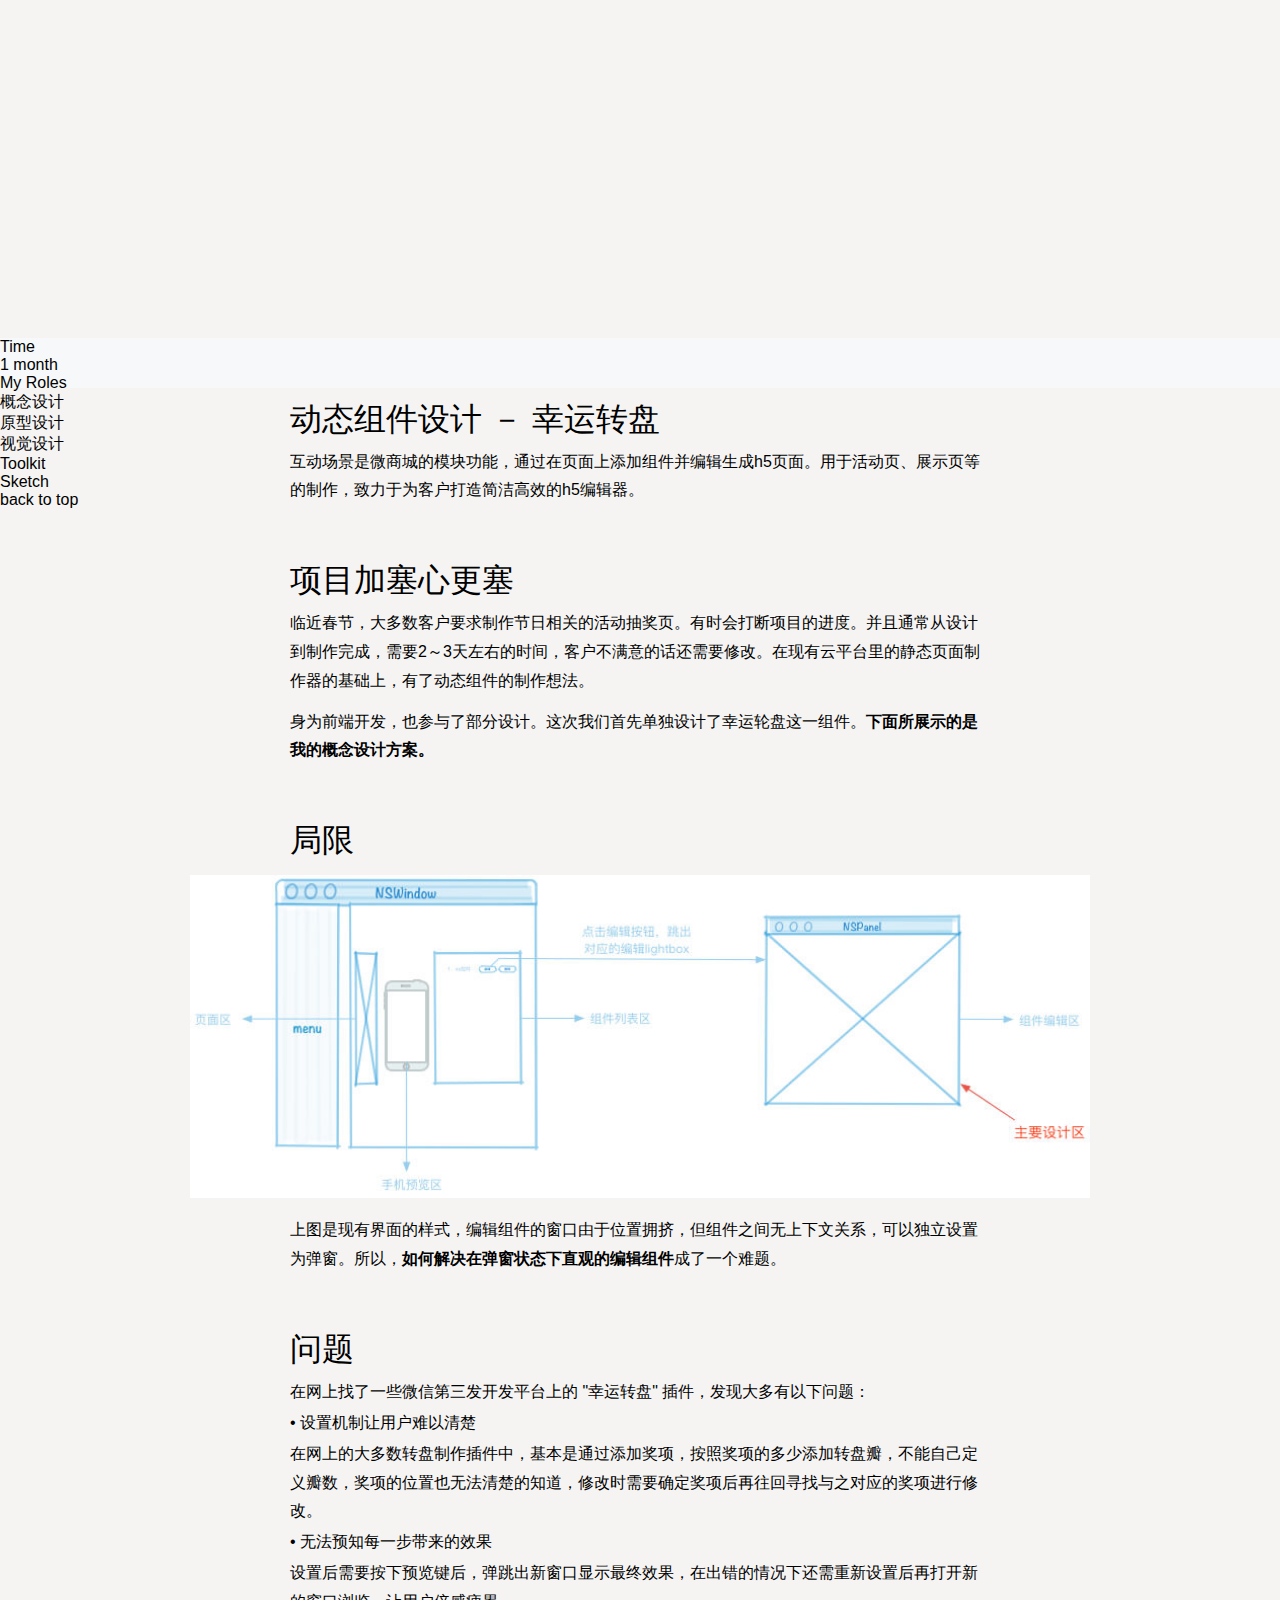
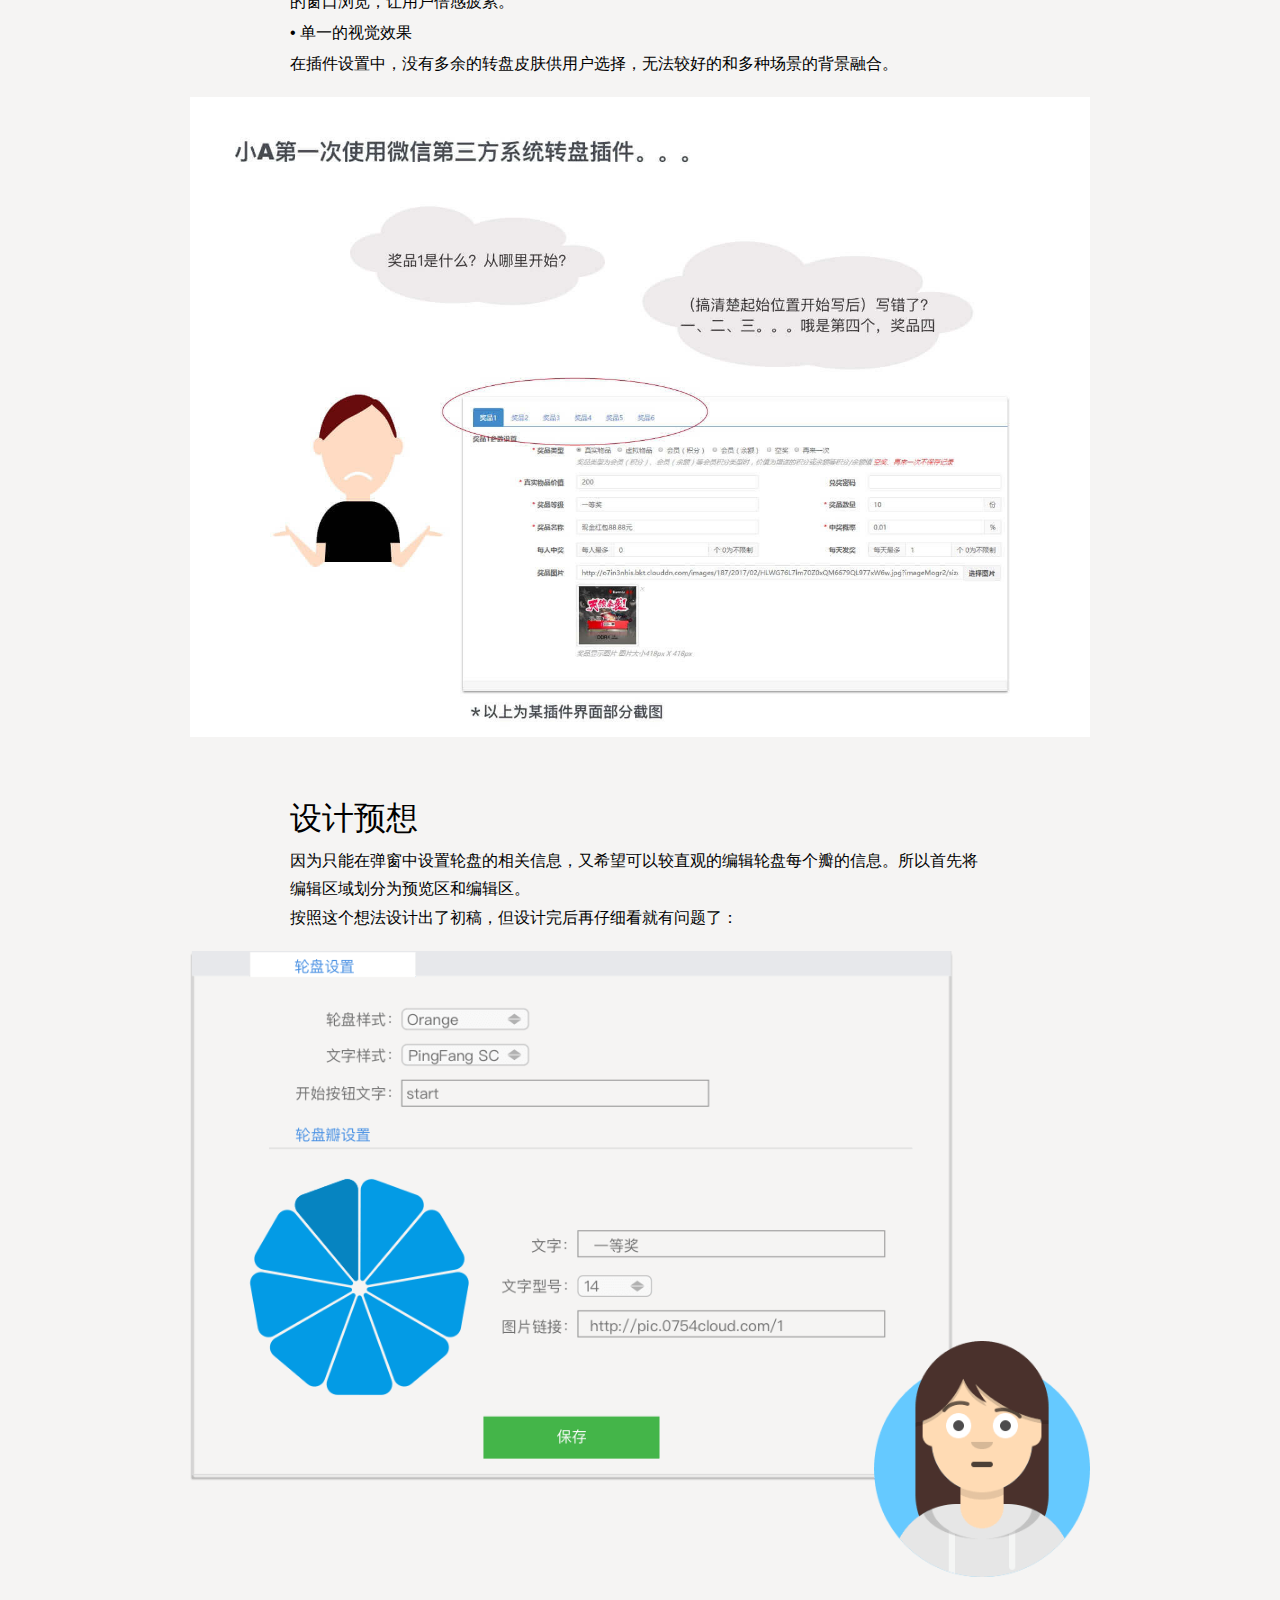
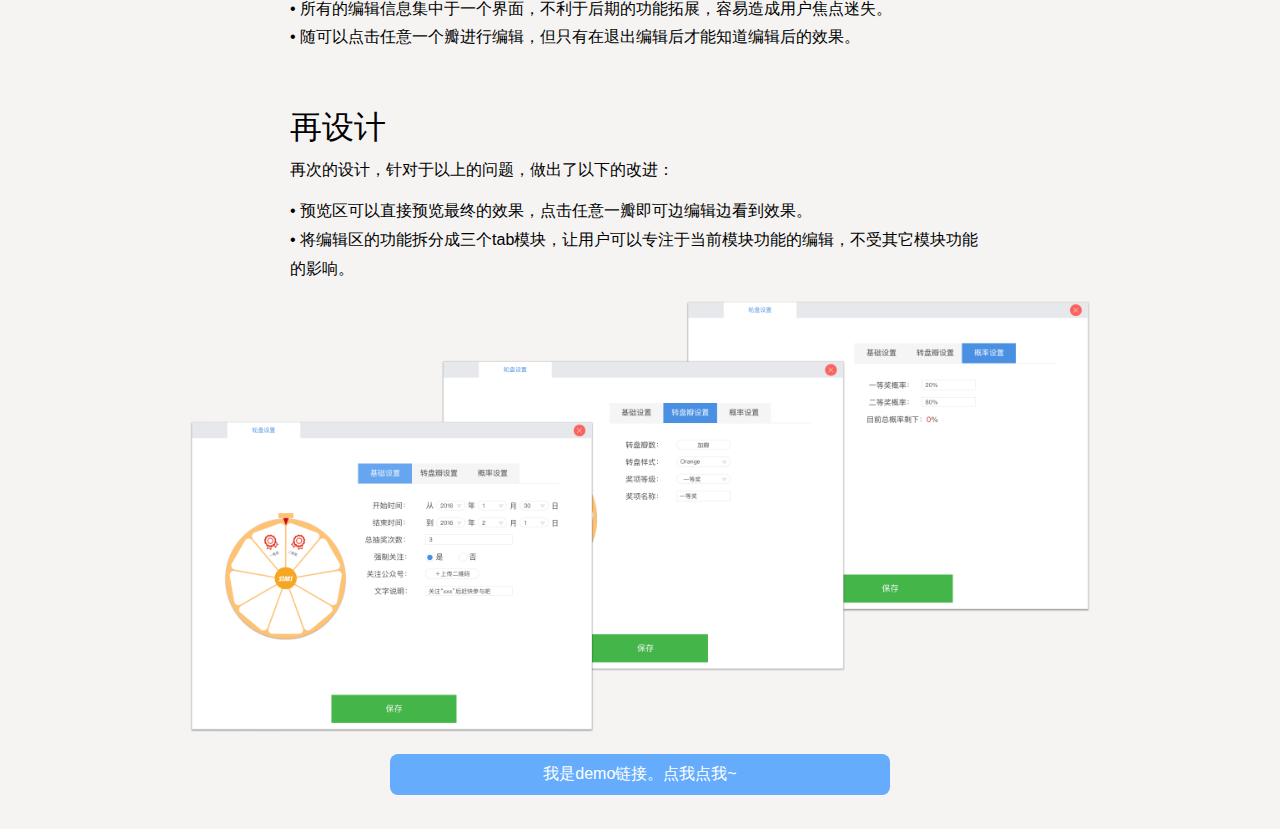
<file: portfolio/winlink.html>
<!DOCTYPE html>
<html lang="en">
<head>
    <meta http-equiv="content-type" content="text/html; charset=utf-8">
    <meta content="width=device-width, initial-scale=1.0, maximum-scale=1.0, user-scalable=0" name="viewport">
    <title>动态组件设计 － 幸运转盘</title>
    <link rel="stylesheet" href="../css/reset.css">
    <link rel="stylesheet" href="../css/article.css">
    <script src="../js/loading.js"></script>
</head>
<body>

<div class="sub-menu">
    <div class="menu-content">
        <a href="../index.html">
            <div class="icon">
                <img src="../img/avatar.png">
            </div>
        </a>
        <div class="sub-menu-btn"></div>

        <div class="sub-menu-normal">
            <a href="../index.html">Portfolio</a>
            <a href="http://www.zcool.com.cn/u/14151413">Illustration</a>
        </div>
    </div>
</div>

<!--the screen width less than 850px-->
<div class="sub-menu-list">
    <a href="../index.html"><p>Portfolio</p></a>
    <a href="http://www.zcool.com.cn/u/14151413"><p>Illustration</p></a>
    <p class="close">X</p>
</div>

<div class="article">
    <div class="intro winlink-intro">

    </div>
    <div class="main-text">
        <section>
            <div class="section-part">
                <p class="part-head">动态组件设计 － 幸运转盘</p>
                <p class="paragraph">互动场景是微商城的模块功能，通过在页面上添加组件并编辑生成h5页面。用于活动页、展示页等的制作，致力于为客户打造简洁高效的h5编辑器。</p>
            </div>
        </section>
        <section>
            <div class="section-part begin">
                <p class="part-head">项目加塞心更塞</p>
                <p class="paragraph">临近春节，大多数客户要求制作节日相关的活动抽奖页。有时会打断项目的进度。并且通常从设计到制作完成，需要2～3天左右的时间，客户不满意的话还需要修改。在现有云平台里的静态页面制作器的基础上，有了动态组件的制作想法。</p>
                <p class="paragraph">身为前端开发，也参与了部分设计。这次我们首先单独设计了幸运轮盘这一组件。<strong>下面所展示的是我的概念设计方案。</strong></p>
            </div>
        </section>

        <section>
            <div class="section-part">
                <p class="part-head">局限</p>
                <div class="pic">
                    <img src="../img/winlink/current.jpg">
                </div>
                <p class="paragraph">上图是现有界面的样式，编辑组件的窗口由于位置拥挤，但组件之间无上下文关系，可以独立设置为弹窗。所以，<strong>如何解决在弹窗状态下直观的编辑组件</strong>成了一个难题。</p>
            </div>
        </section>

        <section>
            <div class="section-part">
                <p class="part-head">问题</p>
                <p class="paragraph">在网上找了一些微信第三发开发平台上的 "幸运转盘" 插件，发现大多有以下问题：</p>
                <p class="part-subhead">• 设置机制让用户难以清楚</p>
                <p class="paragraph">在网上的大多数转盘制作插件中，基本是通过添加奖项，按照奖项的多少添加转盘瓣，不能自己定义瓣数，奖项的位置也无法清楚的知道，修改时需要确定奖项后再往回寻找与之对应的奖项进行修改。</p>
                <p class="part-subhead">• 无法预知每一步带来的效果</p>
                <p class="paragraph">设置后需要按下预览键后，弹跳出新窗口显示最终效果，在出错的情况下还需重新设置后再打开新的窗口浏览，让用户倍感疲累。</p>
                <p class="part-subhead">• 单一的视觉效果</p>
                <p class="paragraph">在插件设置中，没有多余的转盘皮肤供用户选择，无法较好的和多种场景的背景融合。</p>
                <div class="pic">
                    <img src="../img/winlink/example.jpg">
                </div>
            </div>
        </section>

        <section>
            <div class="section-part">
                <p class="part-head">设计预想</p>
                <p class="paragraph">
                    因为只能在弹窗中设置轮盘的相关信息，又希望可以较直观的编辑轮盘每个瓣的信息。所以首先将编辑区域划分为预览区和编辑区。</br>
                    按照这个想法设计出了初稿，但设计完后再仔细看就有问题了：
                </p>
                <div class="pic first-design">
                    <img src="../img/winlink/first.png">
                </div>
                <p class="paragraph">
                    • 所有的编辑信息集中于一个界面，不利于后期的功能拓展，容易造成用户焦点迷失。</br>
                    • 随可以点击任意一个瓣进行编辑，但只有在退出编辑后才能知道编辑后的效果。
                </p>
            </div>
        </section>

        <section>
            <div class="section-part">
                <p class="part-head">再设计</p>
                <p class="paragraph">再次的设计，针对于以上的问题，做出了以下的改进：</p>
                <p class="paragraph">
                    • 预览区可以直接预览最终的效果，点击任意一瓣即可边编辑边看到效果。</br>
                    • 将编辑区的功能拆分成三个tab模块，让用户可以专注于当前模块功能的编辑，不受其它模块功能的影响。
                </p>

                <div class="pic design">
                    <img src="../img/winlink/basic.png">
                </div>
                <a href="https://charlottewu.github.io/rotary/" class="link">我是demo链接。点我点我~</a>
            </div>
        </section>




    </div>

</div>

<footer>
    <div class="conclusion">
        <div class="time">
            <p class="foot-title">Time</p>
            <p class="foot-content">1 month</p>
        </div>

        <div class="role">
            <p class="foot-title">My Roles</p>
            <p class="foot-content">概念设计</br>原型设计</br>视觉设计</p>
        </div>

        <div class="toolkit">
            <p class="foot-title">Toolkit</p>
            <p class="foot-content">Sketch</p>
        </div>
    </div>

    <div id="to_top">
        back to top
    </div>
</footer>

<script src="../js/script.js"></script>
</body>
</html>
</file>
<file: css/style.css>
/*头部*/
.header{
    padding-top: 16px;
    min-width: 300px;
    max-width: 700px;
    margin: 0 auto;
}

.blog-avatar{
    width: 200px;
    height: 218px;
    margin: 0 auto;
}
.avatar{
    display: block;
    background: url("../img/avatar.png") center no-repeat;
    width: 100%;
    height: 100%;
    background-size: 100% 100%;
}
/*menu*/
  .navbar{
      padding: 24px 0 16px 0;
  }

.navbar ul{
    width: 90%;
    height: 30px;
    padding: 0;
    margin: 0 auto;
}
.menu-item{
    float: left;
    list-style-type: none;
    width: 50%;
    text-align: center;
    font-size: 20px;
}
.menu-item a{
    padding-bottom: 8px;
    text-decoration: none;
    color: #333333;
}

.current-item{
    border-bottom: 1px solid #333333;
}
/*portfolio-cover*/
.portfolio{
    padding-top: 24px;
}

.cover{
    max-width: 1000px;
    height: 480px;
    position: relative;
    margin: 0 auto;
}
.clt{
    background: #ADE0E6;
}
.winlink{
    background: #84D4F8;
}
.infitell{
    background: #F7B049;
}

.illustration{
    position: absolute;
    width: 100%;
}
.c-illustration{
    bottom: 0;
    height: 40%;
    background: url("../img/cover/c-illustration.png") center no-repeat;
    background-size: contain;
}
.w-illustration{
    bottom: 5%;
    height: 50%;
    background: url("../img/cover/w-illustration.png") center no-repeat;
    background-size: contain;
}
.i-illustration{
    bottom: 0;
    height: 60%;
    background: url("../img/cover/i-illustration.png") center no-repeat;
    background-size: contain;
}

.title{
    font-size: 36px;
    color: #ffffff;
    padding: 48px 24px 24px 24px;
    line-height: 1.2;
    font-weight: lighter;
}

.subtitle{
    display: block;
    font-size: 18px;
    padding-top: 24px;
}

footer{
    background: #21323B;
    margin-top: 48px;
    padding: 24px;
    color: #ffffff;
}

.about{
    font-size: 0;
    max-width: 800px;
    margin: 0 auto;
}
.intro,.contact{
    font-size: 10px;
    box-sizing: border-box;
    padding: 10px;
}
.contact{
    vertical-align: top;
}

.copyright{
    text-align: center;
    font-size: 10px;
}
/*///////////////////////*/
/*//media querty 400px*/


@media screen and (min-width: 450px){
    .c-illustration{
        height: 50%;
    }
    .intro,.contact{
        font-size: 14px;
        display: inline-block;
        width: 50%;
        box-sizing: border-box;
        padding: 10px;
    }
    .contact{
        text-align: left;
    }
}

@media screen and (min-width: 880px) {

    .c-illustration{
        left: 10px;
        bottom: 0;
        width: 540px;
        height: 330px;
    }
    .w-illustration{
        left: 70px;
        bottom: 5%;
        width: 400px;
        height: 446px;
    }
    .i-illustration{
        left: 20px;
        bottom: 0;
        width: 430px;
        height: 453px;
    }
    .title{
        position: absolute;
        right: 10px;
        top: 48px;
        font-size: 36px;
        width: 380px;
        color: #ffffff;
        padding: 0;
        text-align: left;
    }
}


.illustration-list{
    margin: 0 auto;
    width: 80%;
    max-width: 960px;
}

.illustration-list img{
    display: inline-block;
    padding: 10px 0 10px 0;
}
</file>
<file: css/article.css>
.main-text{
    width: 80%;
    margin: 0 auto;
    padding-top: 36px;
    box-sizing: border-box;
}

/*highlight高亮*/
.highlight{
    background-image: linear-gradient(to right, transparent 50% , #f7f7b2 50%);
    padding: 2px 0;
    transition:all 1s ease-out;
    background-size: 200% 100%;
}

.highlight-show{
    background-position:-100% 0;
}

/*文章图片通用样式*/

.pic{
    position: relative;
}

.pic img{
    display:block;
    margin: 0 auto;
    padding: 12px 0 12px 0;
}

.section-part{
    max-width: 900px;
    margin: 0 auto;
    padding: 24px 0 24px 0;
    position: relative;
}

/*introduction*/
.intro{
    max-width: 700px;
    height: 100%;
    margin: 0 auto;
    overflow: hidden;
}

.intro li{
    border-left: 4px solid #cccccc;
    padding: 12px 24px;
    box-sizing: border-box;
    margin-top: 24px;
}

.intro-head{
    color: #999999;
}

.case-intro{
    width: 60%;
    float: left;
}

.role-intro,.time-intro{
    width: 40%;
    height: 50%;
    float: right;
}


@media screen and (max-width: 700px){
    .case-intro,.role-intro,.time-intro{
        width: 100%;
    }

}

/*每部分的大标题*/
.part-head{
    max-width: 700px;
    margin: 0 auto;
    font-size: 32px;
}

.part-subhead{
    max-width: 700px;
    margin: 0 auto;
}

.cover{
    max-height: 700px;
    text-align: center;
    max-width: 100%;
    position: relative;
}

.illustration{
    margin: 20px 40px;
}

.illustration img{
    max-height: 400px;
}

.title-head{
    color: #ffffff;
    font-weight: 700;
    text-shadow: 1px 2px 0 rgba(0,0,0,.1);
    font-size: 36px;
    padding: 40px 0;
    opacity: 0;
    animation: titleShow .5s .2s ease-out;
    animation-fill-mode: forwards;
}

@keyframes titleShow {
    from{
        transform: translateY(10px);
        opacity: 0;
    }
    to{
        transform: translateY(0px);
        opacity: 1;
    }
}


.paragraph{
    max-width: 700px;
    margin: 0 auto;
    padding: 6px 0;
    line-height: 1.8;
}

/*附注*/

.simulation{
    /*清零计数器*/
    counter-reset: section;
}

.illustrate{
    position: absolute;
    background: rgba(98,170,255,0.95);
    width: 280px;
    color: #ffffff;
    padding: 20px;
    border-radius: 8px;
    box-shadow: 0 5px 15px 2px rgba(0,0,0,0.15);
    line-height: 1.5;
    font-size: 14px;
}

.illustrate:before{
    /*计数器增加1*/
    counter-increment: section;
    content: counter(section);
    /**/
    position: absolute;
    width: 40px;
    height: 40px;
    border-radius: 50%;
    z-index: 100;
    background: rgba(98,170,255,0.95);
    text-align: center;
    line-height: 40px;
    box-shadow: 0 5px 15px 2px rgba(0,0,0,0.15);
}

.illustrate-top:before{
    top: -50px;
    left: 50%;
    margin-left: -20px;
}

.illustrate-left:before{
    top: 20px;
    left: 100%;
    margin-left: 10px;
}

/*clt 计算机等级考试网站*/

.c-cover{
    background: #AFE0E6;
}

.require-combine{
    max-width: 800px;
    margin: 0 auto;
}

.visual-color img{
    max-width: 250px;
    margin: 0 auto;
}

.new-link{
    text-decoration: underline;
    font-size: 16px;
}

.illus1{
    top: 36%;
    left: -6%;
}

.illus2{
    top: 52%;
    left: 55%;
}

.illus3{
    top: 66%;
    left: 55%;
}

@media screen and (min-width: 850px){
    .answer,.persona{
        font-size: 0;
    }
    .answer img,.persona img{
        display: inline-block;
        box-sizing: border-box;
        width: 50%;
        padding: 12px;
    }
}


/*winlink*/

.w-cover{
    background: #65ACFC;
}


/*MUGA*/


.i-cover{
    background: #FED13B;
}

.if{
    max-width: 400px;
    margin: 0 auto;
}

.link{
    display: block;
    width: 100%;
    margin: 10px auto;
    max-width: 500px;
    text-align: center;
    font-size: 16px;
    background: #65ACFC;
    padding: 10px 0;
    border-radius: 8px;
    color: #ffffff;
    transition: .2s ease;
}

.link:hover{
    box-shadow: 1px 2px 0 0 rgba(0,0,0,0.15);
}

@media screen and (min-width: 700px) {
    .infitell-problem{
        font-size: 0;
    }

    .problem-list{
        display: inline-block;
        font-size: 18px;
        width: 33.3%;
        vertical-align: top;
    }
}

/*footer*/

footer{
    background:#F6F8F9;
    box-sizing: border-box;
    width: 100%;
    height: 50px;
}

.footer-box{
    max-width: 960px;
    margin: 0 auto;
}

.footer-btn{
    display: block;
    line-height: 50px;
}


.footer-next{
    text-align: center;
}

/*full*/
@media screen and (max-width: 1000px) {
    .illustrate{
        display: none;
    }
}
</file>
